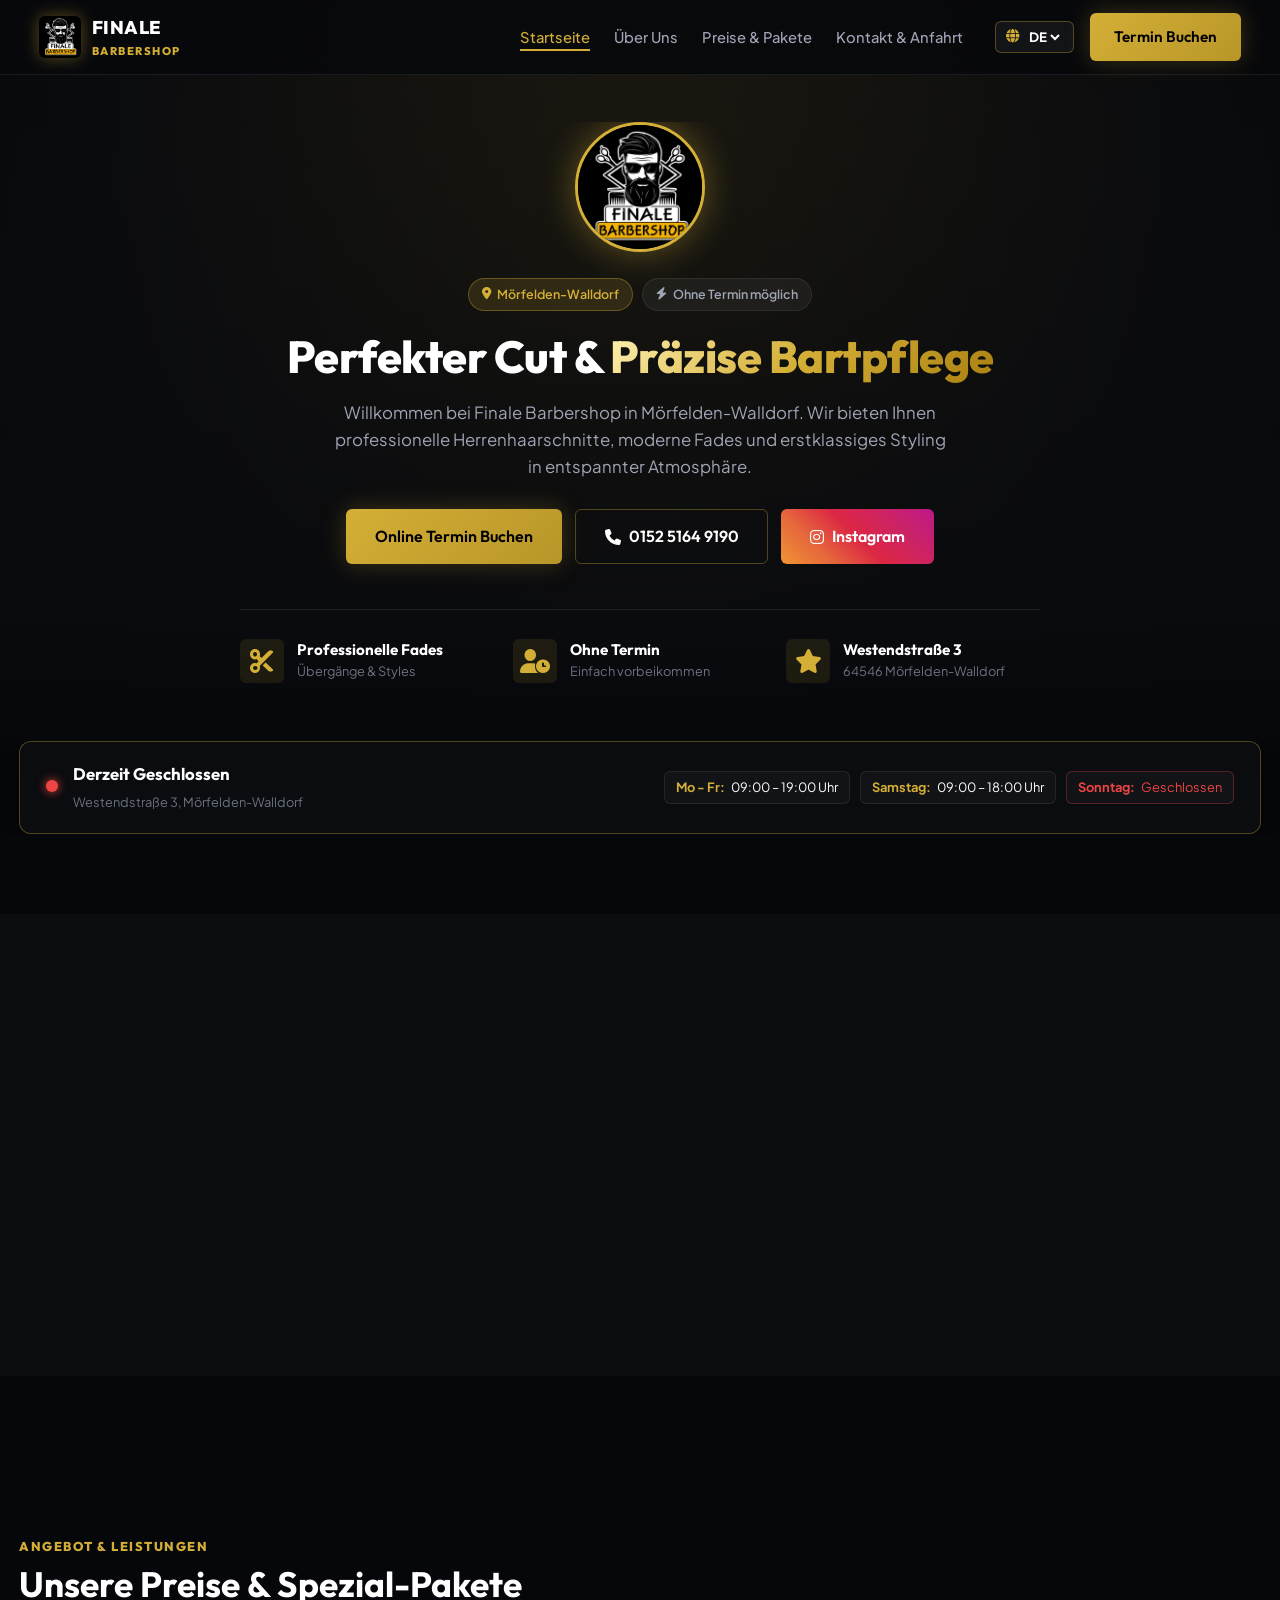
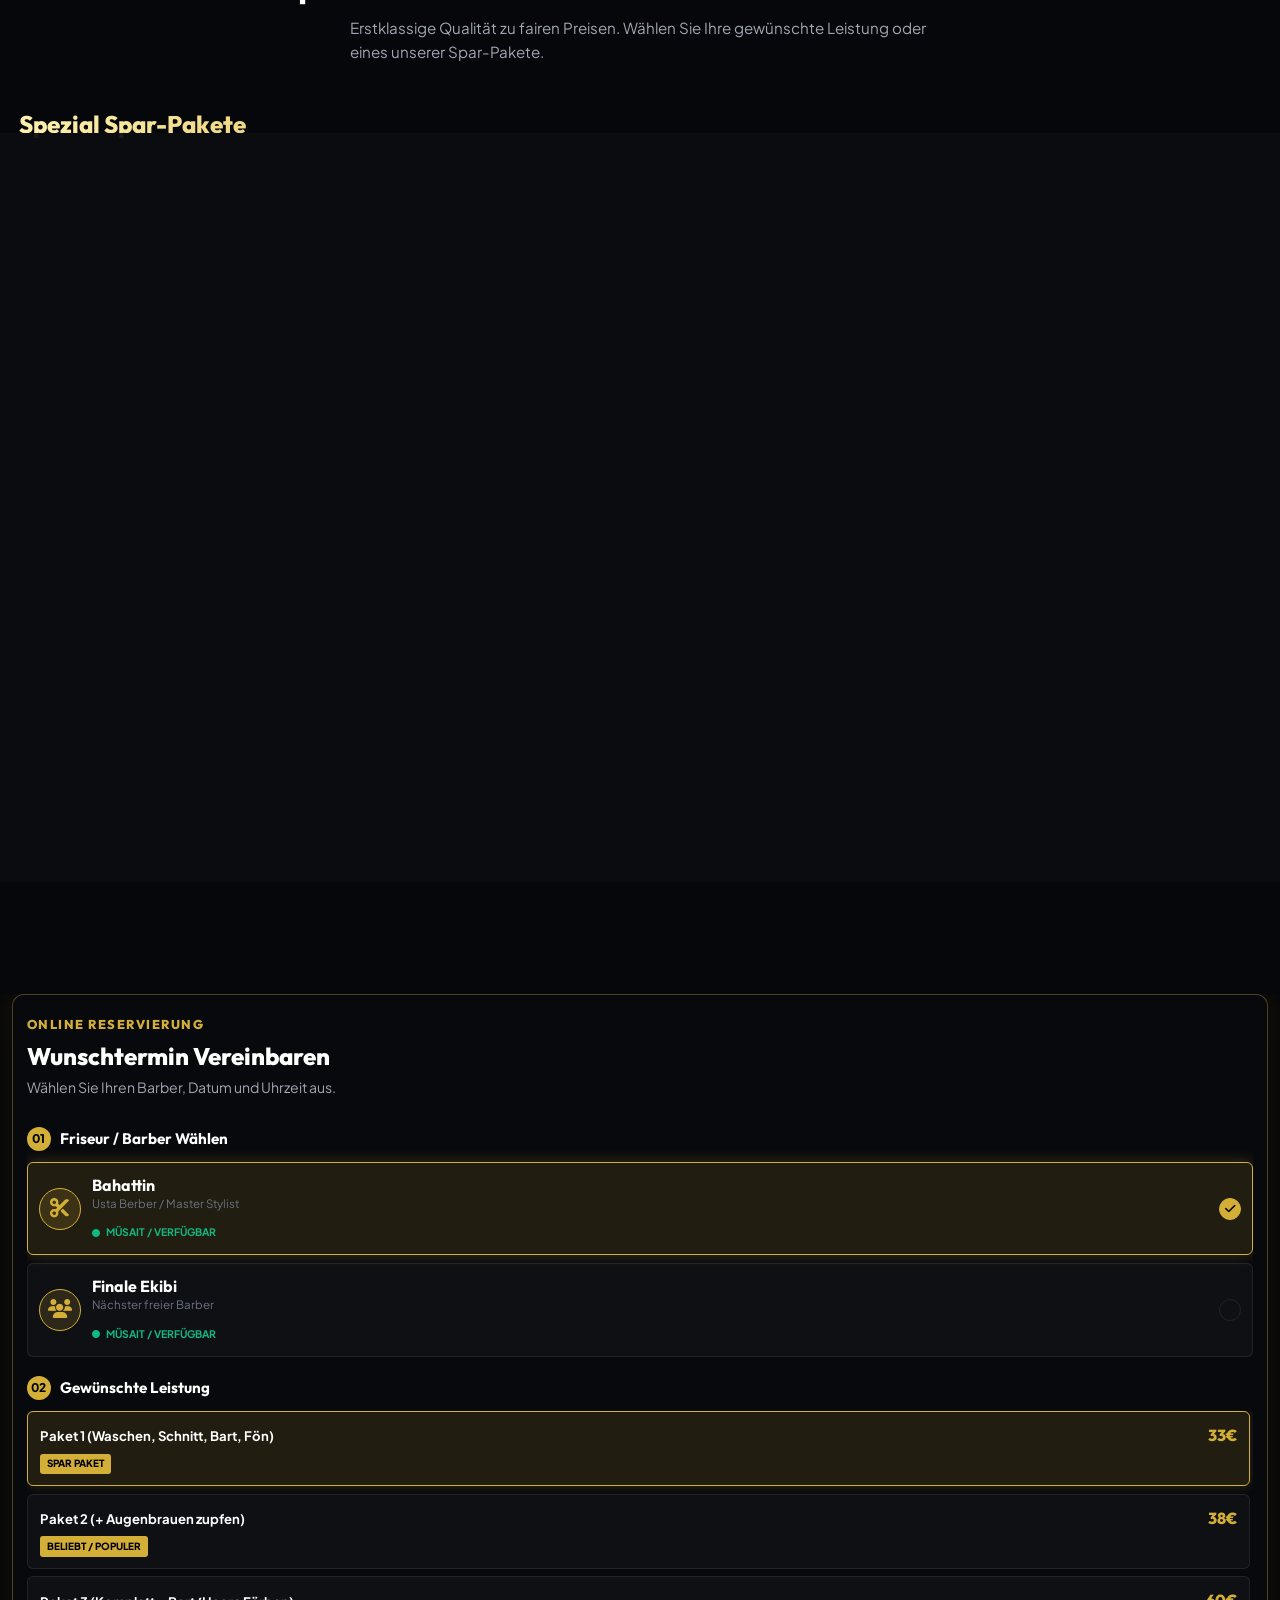
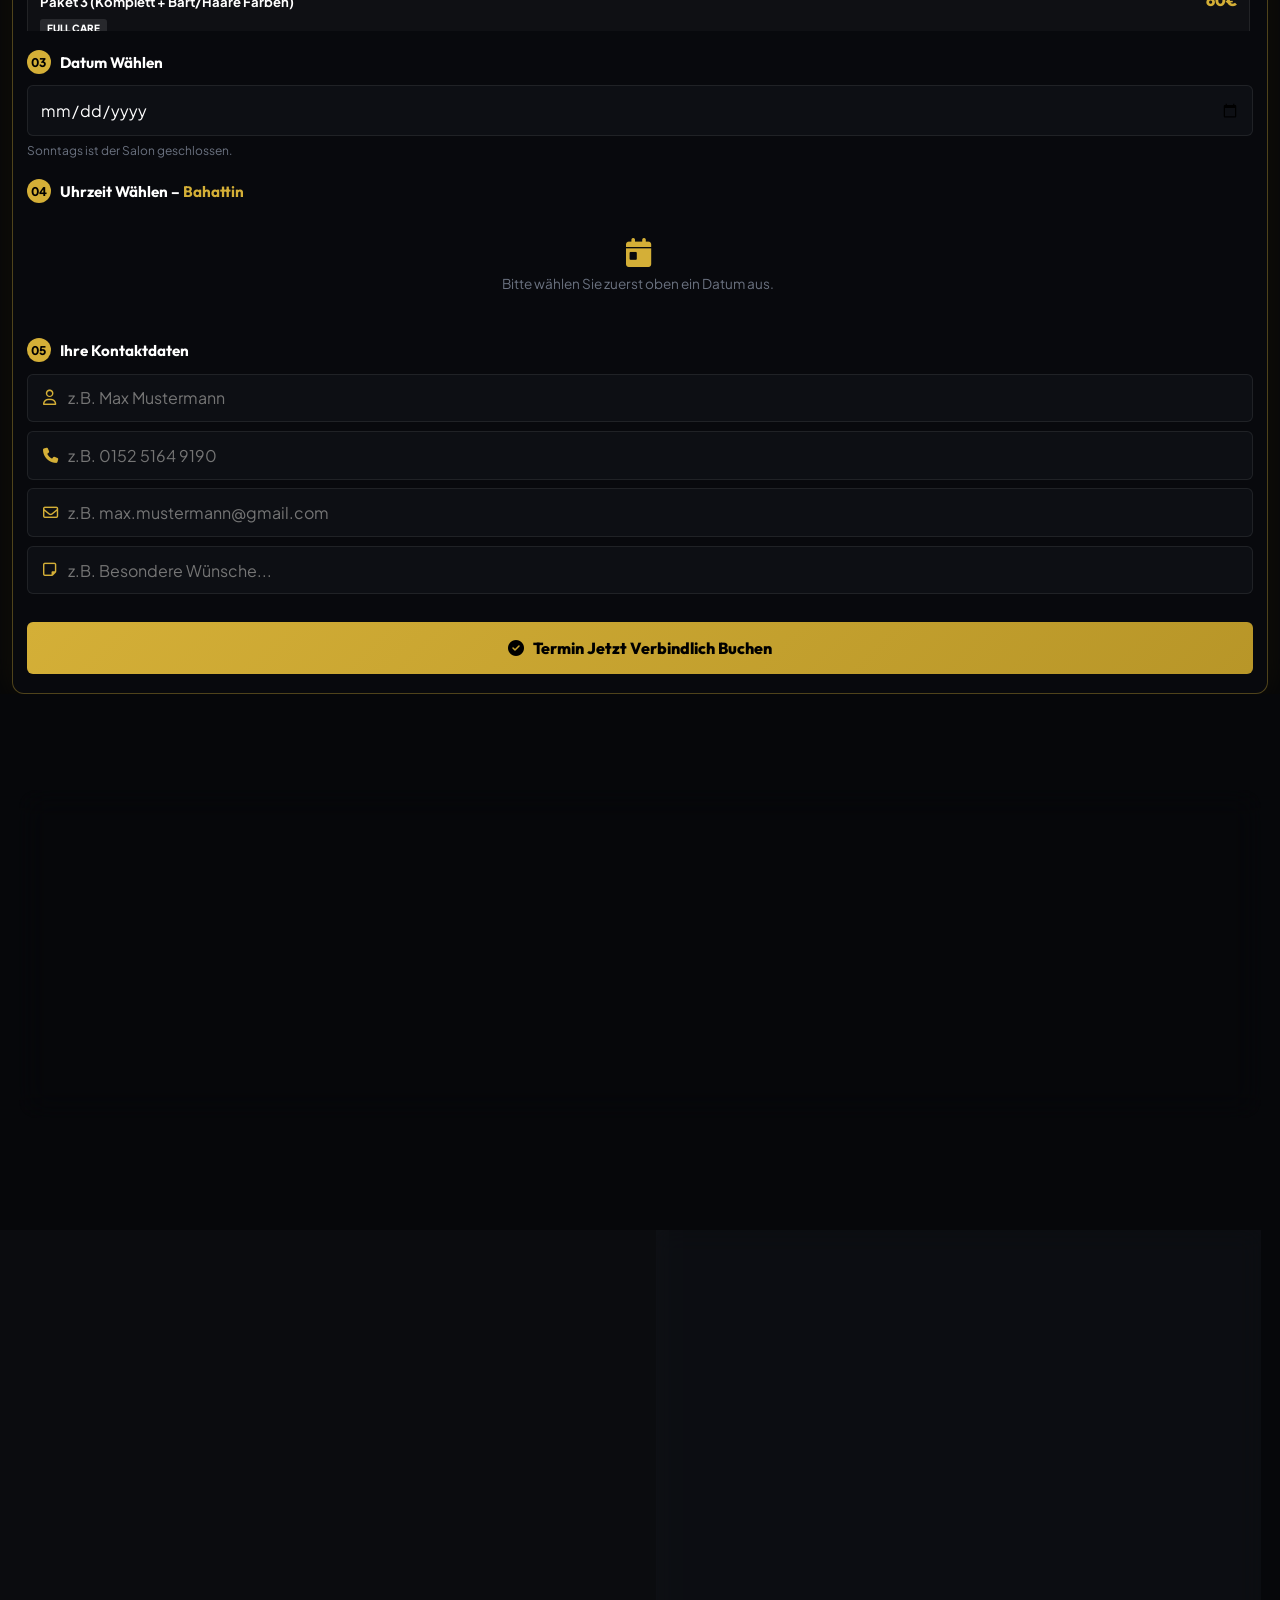
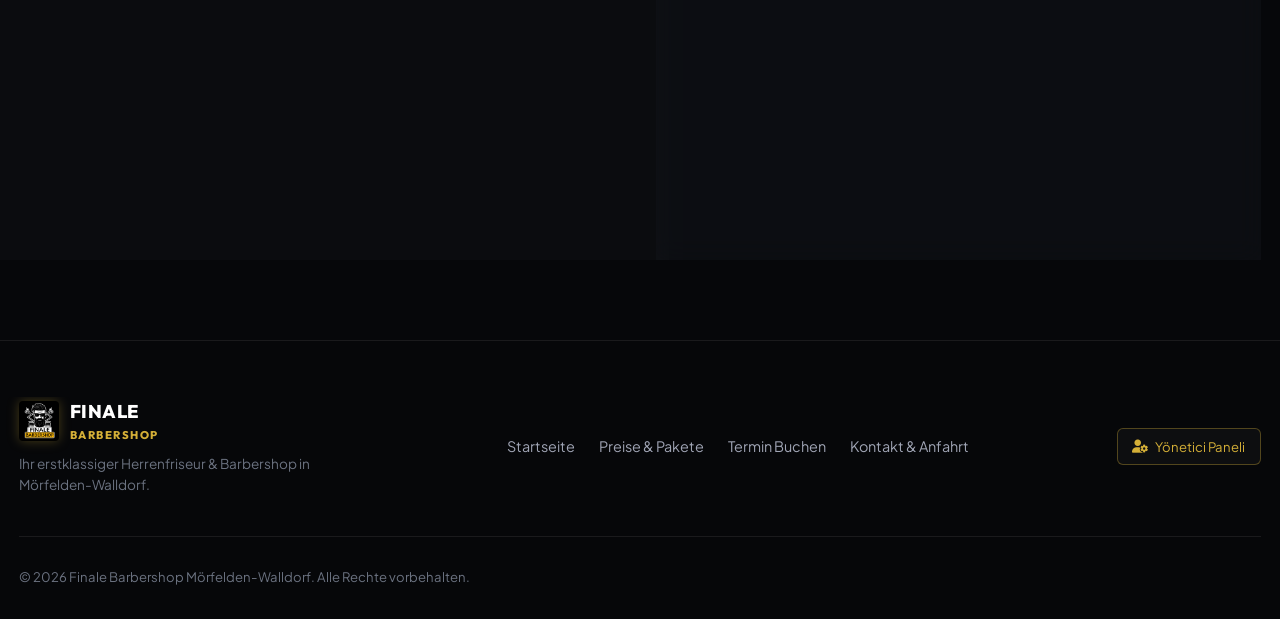
<file: index.html>
﻿<!DOCTYPE html>
<html lang="de">
<head>
    <meta charset="UTF-8">
    <meta http-equiv="Cache-Control" content="no-cache, no-store, must-revalidate">
    <meta http-equiv="Pragma" content="no-cache">
    <meta http-equiv="Expires" content="0">
    <meta name="viewport" content="width=device-width, initial-scale=1.0, maximum-scale=1.0, user-scalable=no, viewport-fit=cover">
    <meta name="theme-color" content="#0a0b0e">
    <meta name="description" content="Finale Barbershop in M&ouml;rfelden-Walldorf - Professionelle Herrenhaarschnitte, Fades und pr&auml;zise Bartpflege. Besuche mit und ohne Termin in der Westendstra&szlig;e 3.">
    <title data-i18n="docTitle">Finale Barbershop | M&ouml;rfelden-Walldorf</title>
    
    <!-- Google Fonts -->
    <link rel="preconnect" href="https://fonts.googleapis.com">
    <link rel="preconnect" href="https://fonts.gstatic.com" crossorigin>
    <link href="https://fonts.googleapis.com/css2?family=Outfit:wght@300;400;500;600;700;800;900&family=Plus+Jakarta+Sans:wght@300;400;500;600;700&display=swap" rel="stylesheet">
    
    <!-- FontAwesome Icons -->
    <link rel="stylesheet" href="https://cdnjs.cloudflare.com/ajax/libs/font-awesome/6.4.0/css/all.min.css">
    
    <!-- Stylesheet with Cache Buster -->
    <link rel="stylesheet" href="style.css?v=9.0">
<style id="mobile-booking-override">
/* ============================================================
   NUCLEAR MOBILE FIX - BOOKING SECTION - PHONE OPTIMIZED
   ============================================================ */
html, body { overflow-x: hidden !important; max-width: 100vw !important; }

.booking-atelier-section {
    padding: 2rem 0 !important;
    width: 100% !important;
    overflow: hidden !important;
}

.booking-atelier-section .container {
    padding: 0 0.75rem !important;
    width: 100% !important;
    max-width: 100% !important;
    box-sizing: border-box !important;
    overflow: hidden !important;
}

.booking-atelier-card {
    width: 100% !important;
    max-width: 100% !important;
    padding: 1.2rem 0.85rem !important;
    box-sizing: border-box !important;
    overflow: hidden !important;
    margin: 0 !important;
}

.atelier-wizard-form {
    width: 100% !important;
    max-width: 100% !important;
    overflow: hidden !important;
    display: flex !important;
    flex-direction: column !important;
    gap: 1.2rem !important;
}

.atelier-step-box {
    width: 100% !important;
    max-width: 100% !important;
    overflow: hidden !important;
}

.barbers-flow-list {
    display: flex !important;
    flex-direction: column !important;
    gap: 0.5rem !important;
    width: 100% !important;
}

.barber-touch-card {
    width: 100% !important;
    max-width: 100% !important;
    box-sizing: border-box !important;
    padding: 0.75rem 0.7rem !important;
    display: flex !important;
    align-items: center !important;
    gap: 0.7rem !important;
    overflow: hidden !important;
}

.barber-meta-block {
    flex: 1 !important;
    min-width: 0 !important;
    overflow: hidden !important;
}

.barber-title-txt {
    font-size: 1rem !important;
    white-space: nowrap !important;
    overflow: hidden !important;
    text-overflow: ellipsis !important;
}

.barber-role-txt {
    font-size: 0.72rem !important;
    white-space: nowrap !important;
    overflow: hidden !important;
    text-overflow: ellipsis !important;
}

.service-tiles-flow {
    width: 100% !important;
    max-width: 100% !important;
    max-height: 220px !important;
    overflow-y: auto !important;
    overflow-x: hidden !important;
    display: flex !important;
    flex-direction: column !important;
    gap: 0.45rem !important;
}

.service-tile-item {
    width: 100% !important;
    display: block !important;
}

.tile-inner-box {
    width: 100% !important;
    max-width: 100% !important;
    box-sizing: border-box !important;
    padding: 0.7rem 0.75rem !important;
    overflow: hidden !important;
}

.tile-top-row {
    display: flex !important;
    align-items: center !important;
    justify-content: space-between !important;
    gap: 0.4rem !important;
    width: 100% !important;
}

.tile-name {
    font-size: 0.82rem !important;
    flex: 1 !important;
    min-width: 0 !important;
    overflow: hidden !important;
    text-overflow: ellipsis !important;
}

.tile-price {
    font-size: 1rem !important;
    white-space: nowrap !important;
    flex-shrink: 0 !important;
}

.input-date-wrap {
    width: 100% !important;
}

.atelier-control {
    width: 100% !important;
    max-width: 100% !important;
    box-sizing: border-box !important;
    font-size: 16px !important;
    padding: 0.8rem 0.75rem !important;
}

.slots-pill-grid {
    display: grid !important;
    grid-template-columns: repeat(4, 1fr) !important;
    gap: 0.35rem !important;
    width: 100% !important;
    max-width: 100% !important;
    max-height: 200px !important;
    overflow-y: auto !important;
    overflow-x: hidden !important;
    box-sizing: border-box !important;
}

.slot-pill-btn {
    width: 100% !important;
    padding: 0.5rem 0.05rem !important;
    font-size: 0.8rem !important;
    box-sizing: border-box !important;
    min-width: 0 !important;
}

.slot-pill-btn span {
    font-size: 0.8rem !important;
}

.slot-pill-btn small {
    font-size: 0.58rem !important;
}

.atelier-inputs-stream {
    display: flex !important;
    flex-direction: column !important;
    gap: 0.55rem !important;
    width: 100% !important;
}

.atelier-input-group {
    width: 100% !important;
    display: flex !important;
    align-items: center !important;
    position: relative !important;
}

.atelier-input-group input {
    width: 100% !important;
    max-width: 100% !important;
    box-sizing: border-box !important;
    font-size: 16px !important;
    padding: 0.8rem 0.75rem 0.8rem 2.5rem !important;
}

.atelier-submit-btn {
    width: 100% !important;
    max-width: 100% !important;
    box-sizing: border-box !important;
    font-size: 1rem !important;
    padding: 1rem 1rem !important;
}

.atelier-closed-alert {
    width: 100% !important;
    box-sizing: border-box !important;
}

.step-badge-row h3 {
    font-size: 0.95rem !important;
}

.atelier-title {
    font-size: 1.5rem !important;
}
</style>
</head>
<body>

    <!-- Header / Navbar -->
    <header class="site-header">
        <nav class="navbar">
            <a href="#home" class="logo">
                <img src="logo.png" alt="Finale Barbershop Logo" class="site-logo-img">
                <span class="logo-text">FINALE <span class="logo-sub">BARBERSHOP</span></span>
            </a>

            <div class="nav-menu" id="navMenu">
                <ul class="nav-links">
                    <li><a href="#home" class="nav-link active" data-i18n="navHome">Startseite</a></li>
                    <li><a href="#about" class="nav-link" data-i18n="navAbout">&Uuml;ber Uns</a></li>
                    <li><a href="#services" class="nav-link" data-i18n="navServices">Preise &amp; Pakete</a></li>
                    <li><a href="#contact" class="nav-link" data-i18n="navContact">Kontakt &amp; Anfahrt</a></li>
                </ul>

                <div class="nav-actions">
                    <!-- Language Selector -->
                    <div class="lang-selector">
                        <i class="fa-solid fa-globe lang-icon"></i>
                        <select id="languageSelector" onchange="changeLanguage(this.value)">
                            <option value="de">DE</option>
                            <option value="tr">TR</option>
                            <option value="en">EN</option>
                        </select>
                    </div>

                    <a href="#booking" class="btn btn-primary" data-i18n="navBookBtn">
                        <i class="fa-regular fa-calendar-check"></i> Termin Buchen
                    </a>
                </div>
            </div>

            <!-- Mobile Menu Toggle -->
            <button class="mobile-toggle" id="mobileToggle" aria-label="Men&uuml; &ouml;ffnen">
                <i class="fa-solid fa-bars"></i>
            </button>
        </nav>
    </header>

    <main>
        <!-- Hero Section -->
        <section id="home" class="hero-section">
            <div class="hero-bg-overlay"></div>
            <div class="hero-container">
                <div class="hero-content text-center">
                    <div class="hero-logo-wrapper">
                        <img src="logo.png" alt="Finale Barbershop" class="hero-logo-img">
                    </div>

                    <div class="hero-badges">
                        <span class="badge badge-gold"><i class="fa-solid fa-location-dot"></i> M&ouml;rfelden-Walldorf</span>
                        <span class="badge badge-glass"><i class="fa-solid fa-bolt"></i> <span data-i18n="walkInBadge">Ohne Termin m&ouml;glich</span></span>
                    </div>

                    <h1 class="hero-title" data-i18n="heroTitle">
                        Perfekter Cut &amp; <span class="gold-gradient">Pr&auml;zise Bartpflege</span>
                    </h1>

                    <p class="hero-subtitle" data-i18n="heroSubtitle">
                        Willkommen bei Finale Barbershop in M&ouml;rfelden-Walldorf. Wir bieten Ihnen professionelle Herrenhaarschnitte, moderne Fades und erstklassiges Styling in entspannter Atmosph&auml;re.
                    </p>

                    <div class="hero-buttons">
                        <a href="#booking" class="btn btn-primary btn-lg pulse-glow" data-i18n="heroBookBtn">
                            <i class="fa-regular fa-calendar-check"></i> Online Termin Buchen
                        </a>
                        <a href="tel:015251649190" class="btn btn-outline btn-lg">
                            <i class="fa-solid fa-phone"></i> 0152 5164 9190
                        </a>
                        <a href="https://www.instagram.com/finale.barbershop/" target="_blank" rel="noopener" class="btn btn-instagram btn-lg" aria-label="Instagram">
                            <i class="fa-brands fa-instagram"></i> Instagram
                        </a>
                    </div>

                    <!-- Quick Info Stats -->
                    <div class="hero-stats">
                        <div class="stat-item">
                            <i class="fa-solid fa-scissors stat-icon"></i>
                            <div>
                                <h4 data-i18n="stat1Title">Professionelle Fades</h4>
                                <p data-i18n="stat1Sub">&Uuml;berg&auml;nge &amp; Styles</p>
                            </div>
                        </div>
                        <div class="stat-item">
                            <i class="fa-solid fa-user-clock stat-icon"></i>
                            <div>
                                <h4 data-i18n="stat2Title">Ohne Termin</h4>
                                <p data-i18n="stat2Sub">Einfach vorbeikommen</p>
                            </div>
                        </div>
                        <div class="stat-item">
                            <i class="fa-solid fa-star stat-icon"></i>
                            <div>
                                <h4>Westendstra&szlig;e 3</h4>
                                <p>64546 M&ouml;rfelden-Walldorf</p>
                            </div>
                        </div>
                    </div>
                </div>
            </div>
        </section>

        <!-- Business Status & Hours Bar -->
        <section class="status-bar-section">
            <div class="container">
                <div class="status-bar-card glass-panel">
                    <div class="status-indicator-box">
                        <div class="status-dot-wrapper">
                            <span class="status-dot" id="statusDot"></span>
                        </div>
                        <div class="status-text">
                            <span class="status-label" id="statusLabel" data-i18n="statusChecking">Status wird gepr&uuml;ft...</span>
                            <span class="status-sub" id="statusSub">Westendstra&szlig;e 3, M&ouml;rfelden-Walldorf</span>
                        </div>
                    </div>

                    <div class="hours-quick-summary">
                        <div class="hours-chip">
                            <span class="day-name" data-i18n="hoursMonFri">Mo - Fr:</span>
                            <span class="time-range" id="dispTimeMonFri">09:00 &ndash; 19:00 Uhr</span>
                        </div>
                        <div class="hours-chip">
                            <span class="day-name" data-i18n="hoursSat">Samstag:</span>
                            <span class="time-range" id="dispTimeSat">09:00 &ndash; 18:00 Uhr</span>
                        </div>
                        <div class="hours-chip closed">
                            <span class="day-name" data-i18n="hoursSun">Sonntag:</span>
                            <span class="time-range" data-i18n="hoursClosed">Geschlossen</span>
                        </div>
                    </div>
                </div>
            </div>
        </section>

        <!-- About Section -->
        <section id="about" class="about-section">
            <div class="container">
                <div class="about-card glass-panel">
                    <div class="section-header text-center">
                        <div class="section-tag" data-i18n="aboutTag">&Uuml;BER UNSEREN SALON</div>
                        <h2 class="section-title" data-i18n="aboutTitle">Finale Barbershop &ndash; Tradition trifft auf modernen Style</h2>
                        <p class="about-description" data-i18n="aboutDesc1" style="max-width: 800px; margin: 0 auto 1.5rem auto;">
                            In der Westendstra&szlig;e 3 in M&ouml;rfelden-Walldorf bieten wir mehr als nur Haarschnitte &ndash; wir bieten ein erstklassiges Pflegeritual f&uuml;r den modernen Mann.
                        </p>
                        <p class="about-description" data-i18n="aboutDesc2" style="max-width: 800px; margin: 0 auto;">
                            Egal ob pr&auml;ziser Skin Fade, klassischer Faconschnitt oder konturenscharfe Bartpflege mit Hot-Towel Behandlung: Bei uns stehen h&ouml;chste Pr&auml;zision und Ihre Kundenzufriedenheit an erster Stelle.
                        </p>
                    </div>

                    <div class="features-grid-3">
                        <div class="feature-card">
                            <div class="feature-icon"><i class="fa-solid fa-scissors"></i></div>
                            <div class="feature-info">
                                <h3 data-i18n="feat1Title">Pr&auml;zise Fades &amp; Schnitte</h3>
                                <p data-i18n="feat1Desc">Saubere &Uuml;berg&auml;nge ma&szlig;geschneidert auf Ihre Kopfform.</p>
                            </div>
                        </div>
                        <div class="feature-card">
                            <div class="feature-icon"><i class="fa-solid fa-spa"></i></div>
                            <div class="feature-info">
                                <h3 data-i18n="feat2Title">Traditionelle Bartpflege</h3>
                                <p data-i18n="feat2Desc">Rasur, Konturen und wohltuende Pflegeprodukte.</p>
                            </div>
                        </div>
                        <div class="feature-card">
                            <div class="feature-icon"><i class="fa-solid fa-door-open"></i></div>
                            <div class="feature-info">
                                <h3 data-i18n="feat3Title">Spontan oder mit Termin</h3>
                                <p data-i18n="feat3Desc">Online buchen, anrufen veya einfach vorbeikommen.</p>
                            </div>
                        </div>
                    </div>
                </div>
            </div>
        </section>

        <!-- Services & Pricing Section -->
        <section id="services" class="services-section">
            <div class="container">
                <div class="section-header text-center">
                    <div class="section-tag" data-i18n="servicesTag">ANGEBOT &amp; LEISTUNGEN</div>
                    <h2 class="section-title" data-i18n="servicesTitle">Unsere Preise &amp; Spezial-Pakete</h2>
                    <p class="section-subtitle" data-i18n="servicesSub">Erstklassige Qualit&auml;t zu fairen Preisen. W&auml;hlen Sie Ihre gew&uuml;nschte Leistung oder eines unserer Spar-Pakete.</p>
                </div>

                <!-- Special Packages Grid -->
                <div class="packages-header text-center" style="margin-bottom: 1.8rem;">
                    <h3 class="gold-gradient" style="font-size: 1.5rem; font-weight: 800;" data-i18n="packagesTitle">Spezial Spar-Pakete</h3>
                </div>

                <div class="services-cards-grid packages-grid">
                    <!-- Paket 1 -->
                    <div class="service-card glass-panel" onclick="quickSelectService('Paket 1')">
                        <div class="service-badge gold" data-i18n="pkg1Badge">SPAR PAKET</div>
                        <div class="service-icon"><i class="fa-solid fa-scissors"></i></div>
                        <h3 class="service-name" data-i18n="pkg1Title">Paket 1</h3>
                        <p class="service-desc" data-i18n="pkg1Desc">Waschen, Schneiden, Rasieren, F&ouml;hnen &amp; Stylen</p>
                        <div class="service-footer">
                            <span class="service-price">33&euro;</span>
                            <button class="btn btn-sm btn-outline" data-i18n="selectServiceBtn">W&auml;hlen &amp; Buchen</button>
                        </div>
                    </div>

                    <!-- Paket 2 (Featured) -->
                    <div class="service-card glass-panel featured-service" onclick="quickSelectService('Paket 2')">
                        <div class="service-badge gold" data-i18n="pkg2Badge">BELIEBT</div>
                        <div class="service-icon"><i class="fa-solid fa-crown"></i></div>
                        <h3 class="service-name" data-i18n="pkg2Title">Paket 2</h3>
                        <p class="service-desc" data-i18n="pkg2Desc">Waschen, Schneiden, Rasieren, F&ouml;hnen, Stylen &amp; Augenbrauen zupfen</p>
                        <div class="service-footer">
                            <span class="service-price">38&euro;</span>
                            <button class="btn btn-sm btn-primary" data-i18n="selectServiceBtn">W&auml;hlen &amp; Buchen</button>
                        </div>
                    </div>

                    <!-- Paket 3 (VIP) -->
                    <div class="service-card glass-panel" onclick="quickSelectService('Paket 3')">
                        <div class="service-badge gold" data-i18n="pkg3Badge">FULL CARE</div>
                        <div class="service-icon"><i class="fa-solid fa-wand-magic-sparkles"></i></div>
                        <h3 class="service-name" data-i18n="pkg3Title">Paket 3</h3>
                        <p class="service-desc" data-i18n="pkg3Desc">Waschen, Schneiden, Rasieren, F&ouml;hnen, Stylen, Augenbrauen zupfen, F&auml;rben (Bart / Haare)</p>
                        <div class="service-footer">
                            <span class="service-price">60&euro;</span>
                            <button class="btn btn-sm btn-outline" data-i18n="selectServiceBtn">W&auml;hlen &amp; Buchen</button>
                        </div>
                    </div>
                </div>

                <!-- Complete Individual Price List Table -->
                <div class="price-list-container glass-panel">
                    <h3 class="price-table-title" data-i18n="fullPriceTitle"><i class="fa-solid fa-list"></i> Einzelne Leistungen &amp; Preise</h3>
                    <div class="price-items-grid">
                        <div class="price-item" onclick="quickSelectService('Trocken Haarschnitt')" style="cursor:pointer;">
                            <div class="price-info">
                                <span class="price-title" data-i18n="p1Name">Trocken Haarschnitt</span>
                                <span class="price-sub" data-i18n="p1Sub">Klassischer veya moderner Trockenschnitt</span>
                            </div>
                            <span class="price-tag">18&euro;</span>
                        </div>
                        <div class="price-item" onclick="quickSelectService('Waschen, Schneiden, F&ouml;hnen')" style="cursor:pointer;">
                            <div class="price-info">
                                <span class="price-title" data-i18n="p2Name">Waschen, Schneiden, F&ouml;hnen</span>
                                <span class="price-sub" data-i18n="p2Sub">Inklusive Haarw&auml;sche, Schnitt und F&ouml;hnen</span>
                            </div>
                            <span class="price-tag">21&euro;</span>
                        </div>
                        <div class="price-item" onclick="quickSelectService('Bartrasur')" style="cursor:pointer;">
                            <div class="price-info">
                                <span class="price-title" data-i18n="p3Name">Bartrasur</span>
                                <span class="price-sub" data-i18n="p3Sub">Pr&auml;zisionsrasur und Konturenformung</span>
                            </div>
                            <span class="price-tag">12&euro;</span>
                        </div>
                        <div class="price-item" onclick="quickSelectService('Augenbrauen zupfen')" style="cursor:pointer;">
                            <div class="price-info">
                                <span class="price-title" data-i18n="p4Name">Augenbrauen zupfen</span>
                                <span class="price-sub" data-i18n="p4Sub">Pr&auml;zises Zupfen &amp; Formgebung</span>
                            </div>
                            <span class="price-tag">7&euro;</span>
                        </div>
                        <div class="price-item" onclick="quickSelectService('Kinder Haarschnitt')" style="cursor:pointer;">
                            <div class="price-info">
                                <span class="price-title" data-i18n="p5Name">Kinder Haarschnitt (bis 10 Jahre)</span>
                                <span class="price-sub" data-i18n="p5Sub">Geduldiger &amp; moderner Schnitt f&uuml;r Kinder</span>
                            </div>
                            <span class="price-tag">15&euro;</span>
                        </div>
                        <div class="price-item" onclick="quickSelectService('Waschen, F&ouml;hnen, Stylen')" style="cursor:pointer;">
                            <div class="price-info">
                                <span class="price-title" data-i18n="p6Name">Waschen, F&ouml;hnen, Stylen</span>
                                <span class="price-sub" data-i18n="p6Sub">Haarw&auml;sche, F&ouml;hnen und Finish-Styling</span>
                            </div>
                            <span class="price-tag">7&euro;</span>
                        </div>
                        <div class="price-item" onclick="quickSelectService('Bart / Haare F&auml;rben')" style="cursor:pointer;">
                            <div class="price-info">
                                <span class="price-title" data-i18n="p7Name">Bart / Haare F&auml;rben</span>
                                <span class="price-sub" data-i18n="p7Sub">Professionelle T&ouml;nung &amp; F&auml;rbung</span>
                            </div>
                            <span class="price-tag">20&euro;</span>
                        </div>
                    </div>
                </div>
            </div>
        </section>

        <!-- LUXURY R8-STYLE STREAM BOOKING SECTION -->
        <section id="booking" class="booking-atelier-section">
            <div class="container">
                <div class="booking-atelier-card">
                    
                    <div class="atelier-header text-center">
                        <div class="section-tag" data-i18n="bookingTag">ONLINE RESERVIERUNG</div>
                        <h2 class="atelier-title" data-i18n="bookingTitle">Wunschtermin Vereinbaren</h2>
                        <p class="atelier-sub" data-i18n="bookingSub">W&auml;hlen Sie Ihren Barber, Datum und Uhrzeit aus.</p>
                    </div>

                    <!-- Closed Notice -->
                    <div id="salonClosedNotice" class="atelier-closed-alert" style="display:none;">
                        <i class="fa-solid fa-store-slash"></i>
                        <div>
                            <strong data-i18n="salonClosedTitle">Salon ist derzeit geschlossen</strong>
                            <p data-i18n="salonClosedDesc">Derzeit k&ouml;nnen online keine Termine vereinbart werden.</p>
                        </div>
                    </div>

                    <form id="booking-form" class="atelier-wizard-form">
                        
                        <!-- ADIM 1: BERBER SECIMI (%100 DIKEY AKIS) -->
                        <div class="atelier-step-box">
                            <div class="step-badge-row">
                                <span class="step-circle-num">01</span>
                                <h3 data-i18n="lblBarber">Friseur / Barber W&auml;hlen</h3>
                            </div>

                            <div class="barbers-flow-list">
                                <!-- Barber 1: Bahattin -->
                                <div class="barber-touch-card selected" id="barberBahattin" onclick="selectBarber('Bahattin')">
                                    <div class="barber-avatar-circ"><i class="fa-solid fa-scissors"></i></div>
                                    <div class="barber-meta-block">
                                        <h4 class="barber-title-txt">Bahattin</h4>
                                        <p class="barber-role-txt" data-i18n="barber1Role">Usta Berber / Master Stylist</p>
                                        <span class="barber-live-pill"><i class="fa-solid fa-circle"></i> M&uuml;sait / Verf&uuml;gbar</span>
                                    </div>
                                    <div class="barber-check-circ"><i class="fa-solid fa-check"></i></div>
                                </div>

                                <!-- Barber 2: Finale Ekibi -->
                                <div class="barber-touch-card" id="barberTeam" onclick="selectBarber('Finale Barber Team')">
                                    <div class="barber-avatar-circ"><i class="fa-solid fa-users"></i></div>
                                    <div class="barber-meta-block">
                                        <h4 class="barber-title-txt">Finale Ekibi</h4>
                                        <p class="barber-role-txt" data-i18n="barber2Role">N&auml;chster freier Barber</p>
                                        <span class="barber-live-pill"><i class="fa-solid fa-circle"></i> M&uuml;sait / Verf&uuml;gbar</span>
                                    </div>
                                    <div class="barber-check-circ"><i class="fa-solid fa-check"></i></div>
                                </div>
                            </div>
                            <input type="hidden" id="selectedBarber" value="Bahattin" required>
                        </div>

                        <!-- ADIM 2: HIZMET MENUSU (R8 STYLE INTERACTIVE TILES) -->
                        <div class="atelier-step-box">
                            <div class="step-badge-row">
                                <span class="step-circle-num">02</span>
                                <h3 data-i18n="lblService">Gew&uuml;nschte Leistung</h3>
                            </div>

                            <div class="service-tiles-flow">
                                <!-- Paket 1 -->
                                <label class="service-tile-item">
                                    <input type="radio" name="serviceOption" value="Paket 1: Waschen, Schneiden, Rasieren, F&ouml;hnen &amp; Stylen (33&euro;)" checked onchange="syncServiceChoice(this.value)">
                                    <div class="tile-inner-box">
                                        <div class="tile-top-row">
                                            <span class="tile-name">Paket 1 (Waschen, Schnitt, Bart, F&ouml;n)</span>
                                            <span class="tile-price">33&euro;</span>
                                        </div>
                                        <span class="tile-badge-tag gold">SPAR PAKET</span>
                                    </div>
                                </label>

                                <!-- Paket 2 (VIP) -->
                                <label class="service-tile-item">
                                    <input type="radio" name="serviceOption" value="Paket 2: Waschen, Schneiden, Rasieren, F&ouml;hnen, Stylen &amp; Augenbrauen (38&euro;)" onchange="syncServiceChoice(this.value)">
                                    <div class="tile-inner-box featured">
                                        <div class="tile-top-row">
                                            <span class="tile-name">Paket 2 (+ Augenbrauen zupfen)</span>
                                            <span class="tile-price">38&euro;</span>
                                        </div>
                                        <span class="tile-badge-tag gold">BELIEBT / POPULER</span>
                                    </div>
                                </label>

                                <!-- Paket 3 (Full Care) -->
                                <label class="service-tile-item">
                                    <input type="radio" name="serviceOption" value="Paket 3: Waschen, Schneiden, Rasieren, F&ouml;hnen, Stylen, Augenbrauen, F&auml;rben (60&euro;)" onchange="syncServiceChoice(this.value)">
                                    <div class="tile-inner-box">
                                        <div class="tile-top-row">
                                            <span class="tile-name">Paket 3 (Komplett + Bart/Haare F&auml;rben)</span>
                                            <span class="tile-price">60&euro;</span>
                                        </div>
                                        <span class="tile-badge-tag">FULL CARE</span>
                                    </div>
                                </label>

                                <!-- Single: Trocken Haarschnitt -->
                                <label class="service-tile-item">
                                    <input type="radio" name="serviceOption" value="Trocken Haarschnitt (18&euro;)" onchange="syncServiceChoice(this.value)">
                                    <div class="tile-inner-box">
                                        <div class="tile-top-row">
                                            <span class="tile-name">Trocken Haarschnitt</span>
                                            <span class="tile-price">18&euro;</span>
                                        </div>
                                    </div>
                                </label>

                                <!-- Single: Waschen, Schneiden, F??hnen -->
                                <label class="service-tile-item">
                                    <input type="radio" name="serviceOption" value="Waschen, Schneiden, F&ouml;hnen (21&euro;)" onchange="syncServiceChoice(this.value)">
                                    <div class="tile-inner-box">
                                        <div class="tile-top-row">
                                            <span class="tile-name">Waschen, Schneiden, F&ouml;hnen</span>
                                            <span class="tile-price">21&euro;</span>
                                        </div>
                                    </div>
                                </label>

                                <!-- Single: Bartrasur -->
                                <label class="service-tile-item">
                                    <input type="radio" name="serviceOption" value="Bartrasur (12&euro;)" onchange="syncServiceChoice(this.value)">
                                    <div class="tile-inner-box">
                                        <div class="tile-top-row">
                                            <span class="tile-name">Bartrasur (Ustura Sakal Tiras)</span>
                                            <span class="tile-price">12&euro;</span>
                                        </div>
                                    </div>
                                </label>

                                <!-- Single: Augenbrauen -->
                                <label class="service-tile-item">
                                    <input type="radio" name="serviceOption" value="Augenbrauen zupfen (7&euro;)" onchange="syncServiceChoice(this.value)">
                                    <div class="tile-inner-box">
                                        <div class="tile-top-row">
                                            <span class="tile-name">Augenbrauen zupfen (Kas Alma)</span>
                                            <span class="tile-price">7&euro;</span>
                                        </div>
                                    </div>
                                </label>

                                <!-- Single: Kinder -->
                                <label class="service-tile-item">
                                    <input type="radio" name="serviceOption" value="Kinder Haarschnitt bis 10 Jahre (15&euro;)" onchange="syncServiceChoice(this.value)">
                                    <div class="tile-inner-box">
                                        <div class="tile-top-row">
                                            <span class="tile-name">Kinder Haarschnitt (bis 10 Jahre)</span>
                                            <span class="tile-price">15&euro;</span>
                                        </div>
                                    </div>
                                </label>

                                <!-- Single: Waschen, F??hnen, Stylen -->
                                <label class="service-tile-item">
                                    <input type="radio" name="serviceOption" value="Waschen, F&ouml;hnen, Stylen (7&euro;)" onchange="syncServiceChoice(this.value)">
                                    <div class="tile-inner-box">
                                        <div class="tile-top-row">
                                            <span class="tile-name">Waschen, F&ouml;hnen, Stylen</span>
                                            <span class="tile-price">7&euro;</span>
                                        </div>
                                    </div>
                                </label>

                                <!-- Single: Bart / Haare F??rben -->
                                <label class="service-tile-item">
                                    <input type="radio" name="serviceOption" value="Bart / Haare F&auml;rben (20&euro;)" onchange="syncServiceChoice(this.value)">
                                    <div class="tile-inner-box">
                                        <div class="tile-top-row">
                                            <span class="tile-name">Bart / Haare F&auml;rben</span>
                                            <span class="tile-price">20&euro;</span>
                                        </div>
                                    </div>
                                </label>
                            </div>
                            <!-- Hidden Select for form payload -->
                            <input type="hidden" id="serviceSelect" value="Paket 1: Waschen, Schneiden, Rasieren, F&ouml;hnen &amp; Stylen (33&euro;)" required>
                        </div>

                        <!-- ADIM 3: TARIH SECIMI -->
                        <div class="atelier-step-box">
                            <div class="step-badge-row">
                                <span class="step-circle-num">03</span>
                                <h3 data-i18n="lblDate">Datum W&auml;hlen</h3>
                            </div>
                            <div class="input-date-wrap">
                                <input type="date" id="bookingDate" class="atelier-control" required>
                                <span class="atelier-hint" data-i18n="dateHelp">Sonntags ist der Salon geschlossen.</span>
                            </div>
                        </div>

                        <!-- ADIM 4: SAAT SECIMI (BAGIMSIZ BERBER TAKVIMI) -->
                        <div class="atelier-step-box">
                            <div class="step-badge-row">
                                <span class="step-circle-num">04</span>
                                <h3><span data-i18n="lblTime">Uhrzeit W&auml;hlen</span> &ndash; <strong id="atelierBarberLiveName" class="gold-text">Bahattin</strong></h3>
                            </div>
                            <div id="timeSlotsContainer" class="slots-pill-grid">
                                <div class="slots-empty-notice">
                                    <i class="fa-solid fa-calendar-day"></i>
                                    <span data-i18n="timeSlotPlaceholder">Bitte w&auml;hlen Sie zuerst oben ein Datum aus.</span>
                                </div>
                            </div>
                            <input type="hidden" id="selectedTimeSlot" required>
                        </div>

                        <!-- ADIM 5: MUSTERI BILGILERI -->
                        <div class="atelier-step-box">
                            <div class="step-badge-row">
                                <span class="step-circle-num">05</span>
                                <h3>Ihre Kontaktdaten</h3>
                            </div>
                            <div class="atelier-inputs-stream">
                                <div class="atelier-input-group">
                                    <i class="fa-regular fa-user"></i>
                                    <input type="text" id="customerName" placeholder="Vor- &amp; Nachname" data-ph-i18n="phName" required>
                                </div>
                                <div class="atelier-input-group">
                                    <i class="fa-solid fa-phone"></i>
                                    <input type="tel" id="customerPhone" placeholder="Telefonnummer" data-ph-i18n="phPhone" required>
                                </div>
                                <div class="atelier-input-group">
                                    <i class="fa-regular fa-envelope"></i>
                                    <input type="email" id="customerEmail" placeholder="E-Mail Adresse" data-ph-i18n="phEmail" required>
                                </div>
                                <div class="atelier-input-group">
                                    <i class="fa-regular fa-note-sticky"></i>
                                    <input type="text" id="customerNotes" placeholder="Anmerkungen (Optional)" data-ph-i18n="phNotes">
                                </div>
                            </div>
                        </div>

                        <!-- ONAY BUTONU -->
                        <button type="submit" class="atelier-submit-btn pulse-glow" id="submitBookingBtn">
                            <i class="fa-solid fa-check-circle"></i> <span data-i18n="btnConfirmBooking">Termin Jetzt Verbindlich Buchen</span>
                        </button>
                    </form>

                </div>
            </div>
        </section>

        <!-- Customer Satisfaction & Google Review Section -->
        <section class="review-invite-section">
            <div class="container">
                <div class="review-card glass-panel text-center">
                    <div class="review-stars">
                        <i class="fa-solid fa-star"></i>
                        <i class="fa-solid fa-star"></i>
                        <i class="fa-solid fa-star"></i>
                        <i class="fa-solid fa-star"></i>
                        <i class="fa-solid fa-star"></i>
                    </div>
                    <h2 class="review-title" data-i18n="reviewTitle">Waren Sie mit unserem Service zufrieden?</h2>
                    <p class="review-desc" data-i18n="reviewDesc">
                        Ihre Zufriedenheit ist unser gr&ouml;&szlig;ter Antrieb! Unterst&uuml;tzen Sie Finale Barbershop mit einer 5-Sterne Bewertung auf Google. Wir freuen uns &uuml;ber Ihr Feedback!
                    </p>
                    <div class="review-actions">
                        <a href="https://maps.google.com/?q=Westendstra??e+3,+64546+M??rfelden-Walldorf" target="_blank" rel="noopener" class="btn btn-primary btn-lg pulse-glow">
                            <i class="fa-brands fa-google"></i> <span data-i18n="reviewBtn">Auf Google 5 Sterne Bewerten</span>
                        </a>
                        <a href="https://www.instagram.com/finale.barbershop/" target="_blank" rel="noopener" class="btn btn-instagram btn-lg">
                            <i class="fa-brands fa-instagram"></i> Instagram Feedback
                        </a>
                    </div>
                </div>
            </div>
        </section>

        <!-- Contact & Location Section -->
        <section id="contact" class="contact-section">
            <div class="container">
                <div class="contact-grid">
                    <div class="contact-info-card glass-panel">
                        <div class="section-tag" data-i18n="contactTag">KONTAKT &amp; STANDORT</div>
                        <h2 class="contact-title" data-i18n="contactTitle">Besuchen Sie Uns in M&ouml;rfelden-Walldorf</h2>
                        
                        <div class="contact-details">
                            <div class="detail-row">
                                <div class="detail-icon"><i class="fa-solid fa-location-dot"></i></div>
                                <div>
                                    <h4 data-i18n="addrLabel">Adresse</h4>
                                    <p>Finale Barbershop</p>
                                    <p>Westendstra&szlig;e 3, 64546 M&ouml;rfelden-Walldorf</p>
                                </div>
                            </div>

                            <div class="detail-row">
                                <div class="detail-icon"><i class="fa-solid fa-phone"></i></div>
                                <div>
                                    <h4 data-i18n="phoneLabel">Telefon &amp; Terminvereinbarung</h4>
                                    <p><a href="tel:015251649190" class="contact-link">0152 5164 9190</a></p>
                                    <small data-i18n="walkInSub">Besuche auch ohne Termin m&ouml;glich</small>
                                </div>
                            </div>

                            <div class="detail-row">
                                <div class="detail-icon"><i class="fa-brands fa-instagram"></i></div>
                                <div>
                                    <h4 data-i18n="instaLabel">Instagram</h4>
                                    <p><a href="https://www.instagram.com/finale.barbershop/" target="_blank" rel="noopener" class="contact-link">@finale.barbershop</a></p>
                                    <small data-i18n="instaSub">Termine &amp; Styles auf Instagram</small>
                                </div>
                            </div>

                            <div class="detail-row">
                                <div class="detail-icon"><i class="fa-solid fa-clock"></i></div>
                                <div>
                                    <h4 data-i18n="hoursLabel">&Ouml;ffnungszeiten</h4>
                                    <p><strong>Montag &ndash; Freitag:</strong> <span id="contactMonFri">09:00 &ndash; 19:00 Uhr</span></p>
                                    <p><strong>Samstag:</strong> <span id="contactSat">09:00 &ndash; 18:00 Uhr</span></p>
                                    <p><strong>Sonntag:</strong> Geschlossen</p>
                                </div>
                            </div>
                        </div>

                        <div class="contact-quick-buttons">
                            <a href="https://maps.google.com/?q=Westendstra??e+3,+64546+M??rfelden-Walldorf" target="_blank" rel="noopener" class="btn btn-outline">
                                <i class="fa-solid fa-map-location-dot"></i> Google Maps Route
                            </a>
                            <a href="https://wa.me/4915251649190" target="_blank" rel="noopener" class="btn btn-whatsapp">
                                <i class="fa-brands fa-whatsapp"></i> WhatsApp Nachricht
                            </a>
                        </div>
                    </div>

                    <!-- Interactive Google Map Frame -->
                    <div class="contact-map-wrapper glass-frame">
                        <iframe 
                            src="https://www.google.com/maps/embed?pb=!1m18!1m12!1m3!1d2564.123456789!2d8.56789!3d49.98765!2m3!1f0!2f0!3f0!3m2!1i1024!2i768!4f13.1!3m3!1m2!1s0x47bd9a0000000000%3A0x0!2sWestendstra%C3%9Fe%203%2C%2064546%20M%C3%B6rfelden-Walldorf!5e0!3m2!1sde!2sde!4v1700000000000!5m2!1sde!2sde!4v1700000000000" 
                            width="100%" 
                            height="100%" 
                            style="border:0; filter: invert(90%) hue-rotate(180deg) contrast(120%);" 
                            allowfullscreen="" 
                            loading="lazy" 
                            referrerpolicy="no-referrer-when-downgrade"
                            title="Finale Barbershop Standorts-Karte">
                        </iframe>
                    </div>
                </div>
            </div>
        </section>
    </main>

    <!-- Footer with New Logo -->
    <footer class="site-footer">
        <div class="container">
            <div class="footer-content">
                <div class="footer-brand">
                    <div class="logo">
                        <img src="logo.png" alt="Finale Barbershop Logo" class="footer-logo-img">
                        <span class="logo-text">FINALE <span class="logo-sub">BARBERSHOP</span></span>
                    </div>
                    <p data-i18n="footerTagline">Ihr erstklassiger Herrenfriseur &amp; Barbershop in M&ouml;rfelden-Walldorf.</p>
                </div>

                <div class="footer-links">
                    <a href="#home" data-i18n="navHome">Startseite</a>
                    <a href="#services" data-i18n="navServices">Preise &amp; Pakete</a>
                    <a href="#booking" data-i18n="navBooking">Termin Buchen</a>
                    <a href="#contact" data-i18n="navContact">Kontakt</a>
                </div>

                <div class="footer-admin">
                    <a href="admin.html" class="admin-badge-btn">
                        <i class="fa-solid fa-user-gear"></i> <span data-i18n="adminBtn">Y&ouml;netici Paneli</span>
                    </a>
                </div>
            </div>

            <div class="footer-bottom text-center">
                <p>&copy; 2026 Finale Barbershop M&ouml;rfelden-Walldorf. <span data-i18n="allRights">Alle Rechte vorbehalten.</span></p>
            </div>
        </div>
    </footer>

    <!-- Success Modal with 6-digit Code -->
    <div id="bookingModal" class="modal-backdrop">
        <div class="modal-box glass-panel text-center">
            <div class="modal-icon"><i class="fa-solid fa-circle-check"></i></div>
            <h3 class="modal-title" data-i18n="modalSuccessTitle">Termin Erfolgreich Reserviert!</h3>
            
            <div class="auth-code-container">
                <span class="auth-code-tag" data-i18n="authCodeTag">IHR PERS&Ouml;NLICHER SICHERHEITSCODE</span>
                <div class="auth-code-display" id="modalAuthCode">FN-000000</div>
                <small data-i18n="authCodeHelp">Bitte nennen Sie diesen Code bei Ihrem Besuch im Salon.</small>
            </div>

            <p class="modal-message" id="modalMessage">Vielen Dank! Wir haben Ihre Reservierung erhalten.</p>
            <button class="btn btn-primary" onclick="closeBookingModal()" data-i18n="modalCloseBtn">Verstanden</button>
        </div>
    </div>

    <!-- JavaScript File with Cache Buster -->
    <script src="script.js?v=9.0"></script>
</body>
</html>
</file>
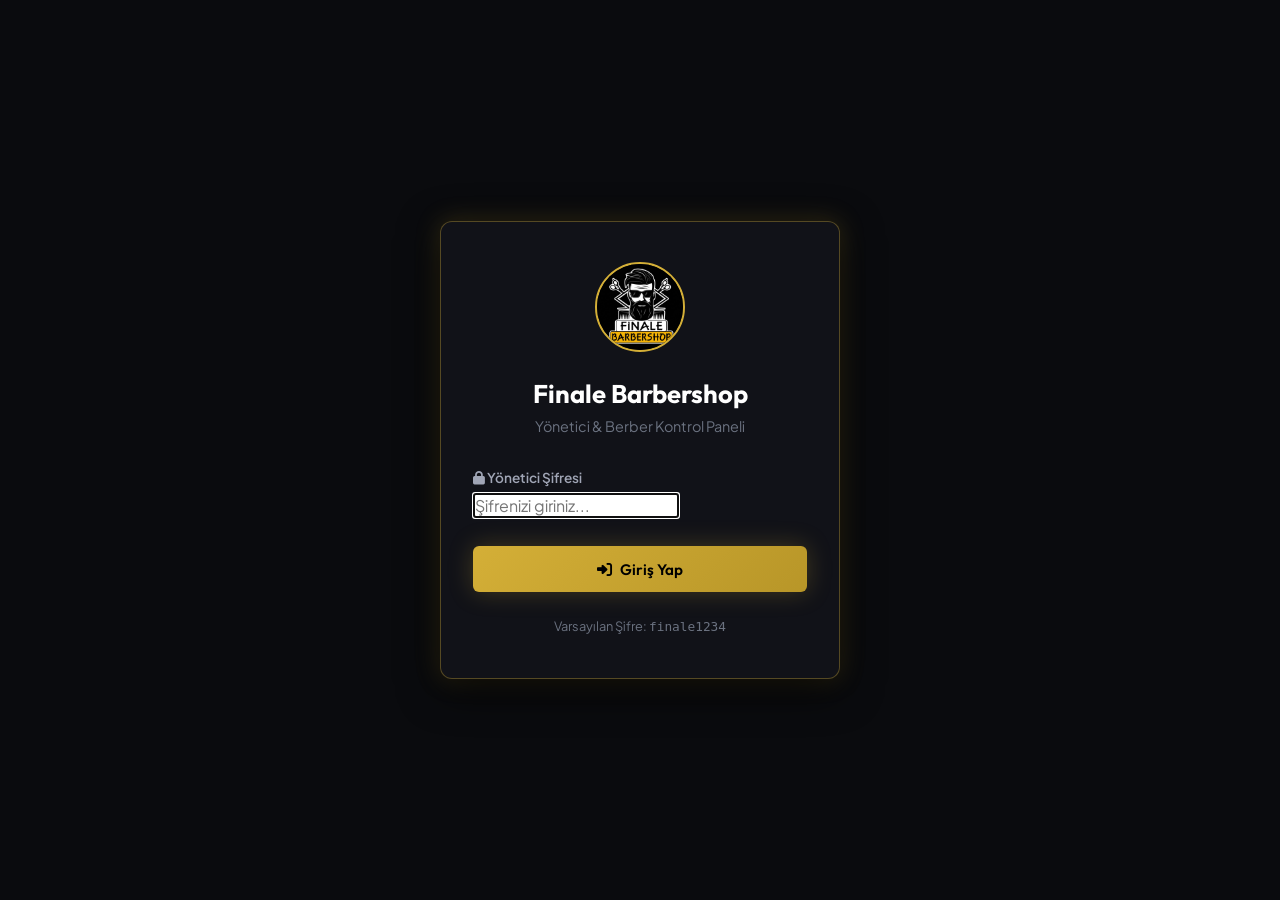
<file: admin.html>
<!DOCTYPE html>
<html lang="tr">
<head>
    <meta charset="UTF-8">
    <meta http-equiv="Cache-Control" content="no-cache, no-store, must-revalidate">
    <meta http-equiv="Pragma" content="no-cache">
    <meta http-equiv="Expires" content="0">
    <meta name="viewport" content="width=device-width, initial-scale=1.0">
    <meta name="theme-color" content="#0a0b0e">
    <title>Finale Barbershop | Y&ouml;netici ve Berber Paneli</title>
    
    <!-- Google Fonts -->
    <link rel="preconnect" href="https://fonts.googleapis.com">
    <link rel="preconnect" href="https://fonts.gstatic.com" crossorigin>
    <link href="https://fonts.googleapis.com/css2?family=Outfit:wght@300;400;500;600;700;800;900&family=Plus+Jakarta+Sans:wght@300;400;500;600;700&display=swap" rel="stylesheet">
    
    <!-- FontAwesome Icons -->
    <link rel="stylesheet" href="https://cdnjs.cloudflare.com/ajax/libs/font-awesome/6.4.0/css/all.min.css">
    
    <!-- Stylesheet with Cache Buster -->
    <link rel="stylesheet" href="style.css?v=3.0">

    <style>
        .admin-page {
            padding: 7rem 0 4rem 0;
            min-height: 100vh;
        }

        /* Login Screen */
        .login-screen {
            position: fixed;
            inset: 0;
            background: #0a0b0e;
            display: flex;
            align-items: center;
            justify-content: center;
            z-index: 10000;
            padding: 1.5rem;
        }

        .login-card {
            background: rgba(18, 20, 26, 0.95);
            border: 1px solid var(--border-gold);
            border-radius: var(--radius-md);
            padding: 2.5rem 2rem;
            max-width: 400px;
            width: 100%;
            text-align: center;
            box-shadow: 0 10px 40px rgba(0,0,0,0.8), var(--shadow-gold);
        }

        .login-logo-img {
            width: 90px;
            height: 90px;
            border-radius: 50%;
            border: 2px solid var(--primary-gold);
            margin-bottom: 1.2rem;
            object-fit: cover;
        }

        .login-title {
            font-size: 1.6rem;
            margin-bottom: 0.3rem;
        }

        .login-subtitle {
            font-size: 0.9rem;
            color: var(--text-muted);
            margin-bottom: 1.8rem;
        }

        .login-form {
            display: flex;
            flex-direction: column;
            gap: 1.2rem;
            text-align: left;
        }

        .login-form label {
            font-size: 0.85rem;
            font-weight: 600;
            color: var(--text-secondary);
            margin-bottom: 0.3rem;
            display: block;
        }

        .btn-login {
            width: 100%;
            padding: 0.85rem;
            margin-top: 0.5rem;
        }

        .login-error {
            background: rgba(239, 68, 68, 0.15);
            border: 1px solid rgba(239, 68, 68, 0.4);
            color: #fca5a5;
            padding: 0.6rem;
            border-radius: var(--radius-sm);
            font-size: 0.85rem;
            display: none;
        }

        .login-error.show {
            display: block;
        }

        /* Admin Management Top Bar */
        .salon-management-card {
            padding: 1.5rem 2rem;
            margin-bottom: 2rem;
            display: flex;
            align-items: center;
            justify-content: space-between;
            flex-wrap: wrap;
            gap: 1.5rem;
            border: 1px solid var(--border-gold);
        }

        .status-toggle-wrapper {
            display: flex;
            align-items: center;
            gap: 1rem;
        }

        .status-switch-btn {
            display: inline-flex;
            align-items: center;
            gap: 0.6rem;
            padding: 0.7rem 1.4rem;
            border-radius: var(--radius-full);
            font-family: var(--font-heading);
            font-weight: 700;
            font-size: 0.95rem;
            cursor: pointer;
            border: none;
            transition: var(--transition);
        }

        .status-switch-btn.open {
            background: rgba(16, 185, 129, 0.2);
            border: 1px solid var(--status-open);
            color: #34d399;
        }

        .status-switch-btn.open:hover {
            background: var(--status-open);
            color: #000;
        }

        .status-switch-btn.closed {
            background: rgba(239, 68, 68, 0.2);
            border: 1px solid var(--status-closed);
            color: #f87171;
        }

        .status-switch-btn.closed:hover {
            background: var(--status-closed);
            color: #fff;
        }

        .hours-config-box {
            display: flex;
            align-items: center;
            gap: 0.8rem;
            flex-wrap: wrap;
        }

        .hours-config-box select {
            background: rgba(255, 255, 255, 0.05);
            border: 1px solid var(--border-light);
            color: #fff;
            padding: 0.45rem 0.8rem;
            border-radius: var(--radius-sm);
            font-size: 0.9rem;
            outline: none;
        }

        .hours-config-box select option {
            background: #12141a;
        }

        /* Stats Grid */
        .admin-stats-grid {
            display: grid;
            grid-template-columns: repeat(auto-fit, minmax(200px, 1fr));
            gap: 1.2rem;
            margin-bottom: 2rem;
        }

        .admin-stat-card {
            padding: 1.5rem;
            display: flex;
            align-items: center;
            gap: 1rem;
        }

        .admin-stat-icon {
            font-size: 1.8rem;
            color: var(--primary-gold);
            width: 50px; height: 50px;
            background: rgba(212, 175, 55, 0.1);
            display: flex; align-items: center; justify-content: center;
            border-radius: var(--radius-sm);
            flex-shrink: 0;
        }

        .admin-stat-info h3 {
            font-size: 1.8rem;
            font-weight: 800;
        }

        .admin-stat-info p {
            font-size: 0.85rem;
            color: var(--text-muted);
        }

        .admin-controls-bar {
            padding: 1.5rem;
            margin-bottom: 1.8rem;
            display: flex;
            flex-wrap: wrap;
            gap: 1rem;
            align-items: center;
            justify-content: space-between;
        }

        .filter-group {
            display: flex;
            flex-wrap: wrap;
            gap: 0.8rem;
            align-items: center;
            flex: 1;
        }

        .filter-input {
            max-width: 240px;
        }

        /* Table */
        .admin-table-container {
            overflow-x: auto;
            border-radius: var(--radius-md);
            border: 1px solid var(--border-light);
            background: var(--bg-card);
        }

        .admin-table {
            width: 100%;
            border-collapse: collapse;
            text-align: left;
            font-size: 0.92rem;
        }

        .admin-table th, .admin-table td {
            padding: 1rem 1.2rem;
            border-bottom: 1px solid var(--border-light);
        }

        .admin-table th {
            background: rgba(255, 255, 255, 0.02);
            color: var(--text-secondary);
            font-weight: 700;
            font-size: 0.85rem;
            text-transform: uppercase;
            letter-spacing: 0.5px;
        }

        .admin-table tbody tr:hover {
            background: rgba(212, 175, 55, 0.03);
        }

        .code-pill {
            font-family: var(--font-heading);
            font-weight: 800;
            color: var(--primary-gold);
            background: rgba(212, 175, 55, 0.12);
            padding: 0.25rem 0.6rem;
            border-radius: var(--radius-sm);
            border: 1px solid var(--border-gold);
            display: inline-block;
            letter-spacing: 1px;
        }

        .barber-badge {
            display: inline-flex;
            align-items: center;
            gap: 0.4rem;
            padding: 0.25rem 0.6rem;
            border-radius: var(--radius-full);
            font-size: 0.8rem;
            font-weight: 700;
        }

        .barber-badge.bahattin {
            background: rgba(212, 175, 55, 0.15);
            color: var(--primary-gold);
            border: 1px solid var(--border-gold);
        }

        .barber-badge.team {
            background: rgba(59, 130, 246, 0.15);
            color: #60a5fa;
            border: 1px solid rgba(59, 130, 246, 0.3);
        }

        .status-badge {
            display: inline-block;
            padding: 0.25rem 0.6rem;
            border-radius: var(--radius-full);
            font-size: 0.78rem;
            font-weight: 700;
        }

        .status-badge.offen {
            background: rgba(245, 158, 11, 0.15);
            color: #fbbf24;
            border: 1px solid rgba(245, 158, 11, 0.3);
        }

        .status-badge.onaylandi {
            background: rgba(16, 185, 129, 0.15);
            color: #34d399;
            border: 1px solid rgba(16, 185, 129, 0.3);
        }

        .status-badge.iptal {
            background: rgba(239, 68, 68, 0.15);
            color: #f87171;
            border: 1px solid rgba(239, 68, 68, 0.3);
        }

        .action-btns {
            display: flex;
            gap: 0.4rem;
        }

        .btn-action {
            width: 32px; height: 32px;
            border-radius: var(--radius-sm);
            border: 1px solid var(--border-light);
            background: rgba(255, 255, 255, 0.03);
            color: #fff;
            cursor: pointer;
            display: flex;
            align-items: center;
            justify-content: center;
            transition: var(--transition);
        }

        .btn-action:hover {
            transform: scale(1.1);
        }

        .btn-action.confirm:hover {
            border-color: var(--status-open);
            background: rgba(16, 185, 129, 0.2);
            color: #10b981;
        }

        .btn-action.cancel:hover {
            border-color: #f59e0b;
            background: rgba(245, 158, 11, 0.2);
            color: #f59e0b;
        }

        .btn-action.delete:hover {
            border-color: var(--status-closed);
            background: rgba(239, 68, 68, 0.2);
            color: #ef4444;
        }

        .sync-badge {
            display: inline-flex;
            align-items: center;
            gap: 0.5rem;
            font-size: 0.82rem;
            color: var(--status-open);
            background: rgba(16, 185, 129, 0.1);
            padding: 0.3rem 0.8rem;
            border-radius: var(--radius-full);
            border: 1px solid rgba(16, 185, 129, 0.3);
        }

        .sync-dot {
            width: 8px; height: 8px;
            border-radius: 50%;
            background: #10b981;
            box-shadow: 0 0 8px #10b981;
            animation: pulseDot 2s infinite;
        }
    </style>
</head>
<body>

    <!-- LOGIN OVERLAY -->
    <div id="loginScreen" class="login-screen">
        <div class="login-card">
            <img src="logo.png" alt="Finale Barbershop" class="login-logo-img">
            <h2 class="login-title">Finale Barbershop</h2>
            <p class="login-subtitle">Y&ouml;netici &amp; Berber Kontrol Paneli</p>
            
            <form id="loginForm" class="login-form" onsubmit="handleLogin(event)">
                <div class="login-error" id="loginError">
                    <i class="fa-solid fa-circle-exclamation"></i> Hatal&#305; &#351;ifre girdiniz!
                </div>
                <div>
                    <label for="adminPass"><i class="fa-solid fa-lock"></i> Y&ouml;netici &#350;ifresi</label>
                    <input type="password" id="adminPass" class="form-control" placeholder="&#350;ifrenizi giriniz..." required autofocus>
                </div>
                <button type="submit" class="btn btn-primary btn-login">
                    <i class="fa-solid fa-right-to-bracket"></i> Giri&#351; Yap
                </button>
            </form>
            <p style="font-size: 0.8rem; color: var(--text-muted); margin-top: 1.5rem;">Varsay&#305;lan &#350;ifre: <code>finale1234</code></p>
        </div>
    </div>

    <!-- MAIN ADMIN INTERFACE -->
    <div id="adminApp" style="display: none;">
        <!-- Header -->
        <header class="site-header">
            <nav class="navbar">
                <div class="logo">
                    <img src="logo.png" alt="Finale Barbershop" class="site-logo-img">
                    <span class="logo-text">FINALE <span class="logo-sub">Y&Ouml;NET&#304;C&#304; PANEL&#304;</span></span>
                </div>
                <div class="nav-actions">
                    <span class="sync-badge">
                        <span class="sync-dot"></span> Canl&#305; Bulut Senkronizasyonu
                    </span>
                    <a href="index.html" class="btn btn-outline btn-sm" target="_blank">
                        <i class="fa-solid fa-globe"></i> Web Sitesini A&ccedil;
                    </a>
                    <button onclick="handleLogout()" class="btn btn-outline btn-sm">
                        <i class="fa-solid fa-arrow-right-from-bracket"></i> &Ccedil;&#305;k&#305;&#351; Yap
                    </button>
                </div>
            </nav>
        </header>

        <main class="admin-page">
            <div class="container">

                <!-- SALON STATUS & WORKING HOURS MANAGEMENT -->
                <div class="salon-management-card glass-panel">
                    <div class="status-toggle-wrapper">
                        <div>
                            <h4 style="font-size: 1.1rem; margin-bottom: 0.2rem;"><i class="fa-solid fa-store"></i> Salon &Ccedil;al&#305;&#351;ma Durumu</h4>
                            <p style="font-size: 0.85rem; color: var(--text-muted);">Sitedeki online randevu al&#305;m&#305;n&#305; a&ccedil;&#305;p kapat&#305;n.</p>
                        </div>
                        <button id="salonToggleBtn" class="status-switch-btn open" onclick="toggleSalonState()">
                            <i class="fa-solid fa-circle-check" id="salonToggleIcon"></i>
                            <span id="salonToggleText">SALON A&Ccedil;IK (Randevu Al&#305;nabilir)</span>
                        </button>
                    </div>

                    <div class="hours-config-box">
                        <label style="font-size: 0.9rem; font-weight: 600; color: var(--text-secondary);">
                            <i class="fa-regular fa-clock" style="color: var(--primary-gold);"></i> &Ccedil;al&#305;&#351;ma Saatleri:
                        </label>
                        <select id="openHourSelect">
                            <option value="08:00">08:00</option>
                            <option value="09:00" selected>09:00</option>
                            <option value="10:00">10:00</option>
                        </select>
                        <span>&ndash;</span>
                        <select id="closeHourSelect">
                            <option value="18:00">18:00</option>
                            <option value="19:00" selected>19:00</option>
                            <option value="20:00">20:00</option>
                            <option value="21:00">21:00</option>
                        </select>
                        <button class="btn btn-primary btn-sm" onclick="saveHoursSettings()">
                            <i class="fa-solid fa-floppy-disk"></i> Saatleri Kaydet
                        </button>
                    </div>
                </div>

                <!-- Statistics Cards -->
                <div class="admin-stats-grid">
                    <div class="admin-stat-card glass-panel">
                        <div class="admin-stat-icon"><i class="fa-solid fa-calendar-check"></i></div>
                        <div class="admin-stat-info">
                            <h3 id="statTotal">0</h3>
                            <p>Toplam Randevu</p>
                        </div>
                    </div>
                    <div class="admin-stat-card glass-panel">
                        <div class="admin-stat-icon" style="color: #fbbf24; background: rgba(245, 158, 11, 0.1);"><i class="fa-solid fa-clock"></i></div>
                        <div class="admin-stat-info">
                            <h3 id="statPending">0</h3>
                            <p>Onay Bekleyen</p>
                        </div>
                    </div>
                    <div class="admin-stat-card glass-panel">
                        <div class="admin-stat-icon" style="color: #34d399; background: rgba(16, 185, 129, 0.1);"><i class="fa-solid fa-circle-check"></i></div>
                        <div class="admin-stat-info">
                            <h3 id="statConfirmed">0</h3>
                            <p>Onaylanan Randevu</p>
                        </div>
                    </div>
                    <div class="admin-stat-card glass-panel">
                        <div class="admin-stat-icon" style="color: var(--primary-gold);"><i class="fa-solid fa-scissors"></i></div>
                        <div class="admin-stat-info">
                            <h3 id="statBahattin">0</h3>
                            <p>Bahattin Randevular&#305;</p>
                        </div>
                    </div>
                </div>

                <!-- Controls & Filters -->
                <div class="admin-controls-bar glass-panel">
                    <div class="filter-group">
                        <input type="text" id="searchInput" class="form-control filter-input" placeholder="M&uuml;&#351;teri, Kod, Tel Ara..." oninput="filterAppointments()">
                        <select id="barberFilter" class="form-control filter-input" onchange="filterAppointments()">
                            <option value="all">T&uuml;m Berberler</option>
                            <option value="Bahattin">Bahattin</option>
                            <option value="Finale Barber Team">Finale Ekibi</option>
                        </select>
                        <select id="statusFilter" class="form-control filter-input" onchange="filterAppointments()">
                            <option value="all">T&uuml;m Durumlar</option>
                            <option value="Offen">Bekleyen (Offen)</option>
                            <option value="Onayland&#305;">Onayland&#305;</option>
                            <option value="&#304;ptal Edildi">&#304;ptal Edildi</option>
                        </select>
                    </div>
                    <div style="display: flex; gap: 0.6rem;">
                        <button class="btn btn-outline btn-sm" onclick="syncAllFromCloud(true)">
                            <i class="fa-solid fa-rotate"></i> Yenile
                        </button>
                    </div>
                </div>

                <!-- Appointments Table -->
                <div class="admin-table-container">
                    <table class="admin-table">
                        <thead>
                            <tr>
                                <th>Tarih &amp; Saat</th>
                                <th>G&uuml;venlik Kodu</th>
                                <th>Berber</th>
                                <th>M&uuml;&#351;teri Bilgileri</th>
                                <th>E-Mail</th>
                                <th>Hizmet &amp; Not</th>
                                <th>Durum</th>
                                <th>&#304;&#351;lemler</th>
                            </tr>
                        </thead>
                        <tbody id="appointmentsTableBody">
                            <!-- Populated dynamically -->
                        </tbody>
                    </table>
                </div>

            </div>
        </main>
    </div>

    <!-- JavaScript File with Cache Buster -->
    <script src="admin.js?v=3.0"></script>
</body>
</html>
</file>
<file: style.css>
/* ==========================================================================
   DER FINALE BARBERSHOP - LUXURY MODERN STYLESHEET (V9 REBUILT R8 ARCHITECTURE)
   ========================================================================== */

:root {
    --bg-dark: #06070a;
    --bg-card: rgba(12, 13, 16, 0.94);
    --bg-card-hover: rgba(18, 20, 26, 0.98);
    --primary-gold: #d4af37;
    --primary-gold-hover: #b89628;
    --gold-glow: rgba(212, 175, 55, 0.35);
    --text-primary: #ffffff;
    --text-secondary: #a0a5b5;
    --text-muted: #6b7280;
    --border-light: rgba(255, 255, 255, 0.08);
    --border-gold: rgba(212, 175, 55, 0.35);
    --status-open: #10b981;
    --status-closed: #ef4444;
    --font-heading: 'Outfit', sans-serif;
    --font-body: 'Plus Jakarta Sans', sans-serif;
    --radius-sm: 6px;
    --radius-md: 12px;
    --radius-lg: 18px;
    --radius-full: 9999px;
    --transition: all 0.25s cubic-bezier(0.4, 0, 0.2, 1);
    --shadow-card: 0 10px 30px rgba(0, 0, 0, 0.7);
    --shadow-gold: 0 0 25px rgba(212, 175, 55, 0.25);
}

/* Reset & Strict Zero-Overflow */
*, *::before, *::after {
    margin: 0;
    padding: 0;
    box-sizing: border-box !important;
}

html, body {
    overflow-x: hidden !important;
    width: 100% !important;
    max-width: 100vw !important;
    position: relative;
    -webkit-text-size-adjust: 100%;
}

html {
    scroll-behavior: smooth;
    font-size: 16px;
}

body {
    background-color: var(--bg-dark);
    color: var(--text-primary);
    font-family: var(--font-body);
    line-height: 1.6;
    -webkit-font-smoothing: antialiased;
}

section, main, footer, .container, .hero-container {
    max-width: 100% !important;
    overflow-x: hidden !important;
}

h1, h2, h3, h4, h5, h6 {
    font-family: var(--font-heading);
    font-weight: 700;
    line-height: 1.25;
    color: var(--text-primary);
    word-break: break-word;
}

a {
    color: inherit;
    text-decoration: none;
    transition: var(--transition);
}

button, input, select, textarea {
    font-family: inherit;
    max-width: 100%;
    font-size: 16px; /* Prevents iOS auto-zoom */
}

/* Container */
.container {
    width: 100%;
    max-width: 1200px;
    margin: 0 auto;
    padding: 0 1.2rem;
}

/* Glassmorphism Classes */
.glass-panel {
    background: var(--bg-card);
    backdrop-filter: blur(16px);
    -webkit-backdrop-filter: blur(16px);
    border: 1px solid var(--border-light);
    border-radius: var(--radius-md);
    box-shadow: var(--shadow-card);
}

.glass-frame {
    background: rgba(18, 20, 26, 0.5);
    backdrop-filter: blur(12px);
    border: 1px solid var(--border-gold);
    border-radius: var(--radius-md);
    overflow: hidden;
}

.gold-gradient {
    background: linear-gradient(135deg, #fff2b2 0%, #d4af37 50%, #aa8010 100%);
    -webkit-background-clip: text;
    -webkit-text-fill-color: transparent;
}

.gold-text {
    color: var(--primary-gold);
}

/* Badges */
.badge {
    display: inline-flex;
    align-items: center;
    gap: 0.4rem;
    padding: 0.35rem 0.8rem;
    font-size: 0.78rem;
    font-weight: 600;
    border-radius: var(--radius-full);
}

.badge-gold {
    background: rgba(212, 175, 55, 0.15);
    color: var(--primary-gold);
    border: 1px solid var(--border-gold);
}

.badge-glass {
    background: rgba(255, 255, 255, 0.05);
    color: var(--text-secondary);
    border: 1px solid var(--border-light);
}

/* Buttons */
.btn {
    display: inline-flex;
    align-items: center;
    justify-content: center;
    gap: 0.5rem;
    padding: 0.75rem 1.5rem;
    font-family: var(--font-heading);
    font-weight: 600;
    font-size: 0.95rem;
    border-radius: var(--radius-sm);
    cursor: pointer;
    border: none;
    transition: var(--transition);
    text-align: center;
}

.btn-primary {
    background: linear-gradient(135deg, #d4af37 0%, #b89628 100%);
    color: #000;
    box-shadow: var(--shadow-gold);
}

.btn-primary:hover {
    background: linear-gradient(135deg, #e5c14e 0%, #c9a334 100%);
    transform: translateY(-2px);
    box-shadow: 0 0 30px rgba(212, 175, 55, 0.45);
}

.btn-outline {
    background: transparent;
    border: 1px solid var(--border-gold);
    color: var(--text-primary);
}

.btn-outline:hover {
    border-color: var(--primary-gold);
    background: rgba(212, 175, 55, 0.1);
    color: var(--primary-gold);
    transform: translateY(-2px);
}

.btn-instagram {
    background: linear-gradient(45deg, #f09433 0%, #e6683c 25%, #dc2743 50%, #cc2366 75%, #bc1888 100%);
    color: #fff;
}

.btn-instagram:hover {
    transform: translateY(-2px);
    box-shadow: 0 0 25px rgba(220, 39, 67, 0.4);
}

.btn-whatsapp {
    background: #25d366;
    color: #fff;
}

.btn-whatsapp:hover {
    background: #20ba59;
    transform: translateY(-2px);
}

.btn-lg {
    padding: 0.85rem 1.8rem;
    font-size: 1rem;
}

.pulse-glow {
    animation: pulseGlow 2.5s infinite;
}

@keyframes pulseGlow {
    0%, 100% { box-shadow: 0 0 15px rgba(212, 175, 55, 0.3); }
    50% { box-shadow: 0 0 30px rgba(212, 175, 55, 0.6); }
}

/* ==========================================================================
   HEADER / NAVBAR
   ========================================================================== */
.site-header {
    position: fixed;
    top: 0; left: 0; right: 0;
    background: rgba(8, 9, 12, 0.94);
    backdrop-filter: blur(20px);
    -webkit-backdrop-filter: blur(20px);
    border-bottom: 1px solid var(--border-light);
    z-index: 1000;
    width: 100%;
}

.navbar {
    max-width: 1240px;
    margin: 0 auto;
    padding: 0.8rem 1.2rem;
    display: flex;
    align-items: center;
    justify-content: space-between;
}

.logo {
    display: flex;
    align-items: center;
    gap: 0.65rem;
}

.site-logo-img {
    height: 42px;
    width: auto;
    object-fit: contain;
    filter: drop-shadow(0 0 8px rgba(212, 175, 55, 0.4));
    border-radius: 6px;
}

.logo-text {
    font-family: var(--font-heading);
    font-size: 1.15rem;
    font-weight: 800;
    letter-spacing: 0.5px;
}

.logo-sub {
    font-size: 0.7rem;
    color: var(--primary-gold);
    display: block;
    letter-spacing: 1.5px;
}

.nav-menu {
    display: flex;
    align-items: center;
    gap: 2rem;
}

.nav-links {
    display: flex;
    align-items: center;
    gap: 1.5rem;
    list-style: none;
}

.nav-link {
    font-size: 0.92rem;
    font-weight: 500;
    color: var(--text-secondary);
    position: relative;
    padding: 0.3rem 0;
}

.nav-link:hover, .nav-link.active {
    color: var(--primary-gold);
}

.nav-link::after {
    content: '';
    position: absolute;
    bottom: 0; left: 0;
    width: 0; height: 2px;
    background: var(--primary-gold);
    transition: var(--transition);
}

.nav-link:hover::after, .nav-link.active::after {
    width: 100%;
}

.nav-actions {
    display: flex;
    align-items: center;
    gap: 1rem;
}

.lang-selector {
    display: flex;
    align-items: center;
    gap: 0.35rem;
    background: rgba(255, 255, 255, 0.05);
    border: 1px solid var(--border-gold);
    padding: 0.3rem 0.6rem;
    border-radius: var(--radius-sm);
    color: var(--primary-gold);
}

.lang-icon { font-size: 0.85rem; }

.lang-selector select {
    background: transparent;
    border: none;
    color: #fff;
    font-family: var(--font-heading);
    font-weight: 600;
    font-size: 0.85rem;
    cursor: pointer;
    outline: none;
}

.lang-selector select option {
    background-color: #12141a;
    color: #fff;
}

.mobile-toggle {
    display: none;
    background: transparent;
    border: 1px solid var(--border-gold);
    color: var(--primary-gold);
    font-size: 1.2rem;
    padding: 0.45rem 0.75rem;
    border-radius: var(--radius-sm);
    cursor: pointer;
}

/* ==========================================================================
   HERO SECTION
   ========================================================================== */
.hero-section {
    position: relative;
    min-height: 85vh;
    padding-top: 6.5rem;
    padding-bottom: 4rem;
    display: flex;
    align-items: center;
    justify-content: center;
    background: radial-gradient(circle at 50% 25%, rgba(212, 175, 55, 0.14) 0%, rgba(10, 11, 14, 0.96) 65%, var(--bg-dark) 100%);
}

.hero-bg-overlay {
    position: absolute;
    top: 0; left: 0; right: 0; bottom: 0;
    background: linear-gradient(180deg, rgba(10, 11, 14, 0.2) 0%, rgba(10, 11, 14, 0.85) 80%, var(--bg-dark) 100%);
    z-index: 1;
}

.hero-container {
    position: relative;
    z-index: 2;
    max-width: 900px;
    margin: 0 auto;
    padding: 0 1.2rem;
    width: 100%;
}

.hero-content {
    display: flex;
    flex-direction: column;
    align-items: center;
    text-align: center;
}

.hero-logo-wrapper {
    margin-bottom: 1.2rem;
}

.hero-logo-img {
    width: 130px;
    height: 130px;
    border-radius: 50%;
    object-fit: cover;
    border: 3px solid var(--primary-gold);
    box-shadow: 0 0 35px rgba(212, 175, 55, 0.4);
    animation: floatLogo 4s ease-in-out infinite;
}

@keyframes floatLogo {
    0%, 100% { transform: translateY(0); }
    50% { transform: translateY(-6px); }
}

.hero-badges {
    display: flex;
    flex-wrap: wrap;
    justify-content: center;
    gap: 0.6rem;
    margin-bottom: 1.2rem;
}

.hero-title {
    font-size: 2.8rem;
    font-weight: 800;
    letter-spacing: -0.5px;
    margin-bottom: 1rem;
    line-height: 1.2;
}

.hero-subtitle {
    font-size: 1.05rem;
    color: var(--text-secondary);
    margin-bottom: 1.8rem;
    max-width: 620px;
    line-height: 1.6;
}

.hero-buttons {
    display: flex;
    flex-wrap: wrap;
    justify-content: center;
    gap: 0.8rem;
    margin-bottom: 2.8rem;
    width: 100%;
}

.hero-stats {
    display: grid;
    grid-template-columns: repeat(3, 1fr);
    gap: 1.2rem;
    width: 100%;
    max-width: 800px;
    border-top: 1px solid var(--border-light);
    padding-top: 1.8rem;
}

.stat-item {
    display: flex;
    align-items: center;
    gap: 0.8rem;
    text-align: left;
}

.stat-icon {
    font-size: 1.5rem;
    color: var(--primary-gold);
    background: rgba(212, 175, 55, 0.1);
    width: 44px; height: 44px;
    display: flex; align-items: center; justify-content: center;
    border-radius: var(--radius-sm);
    flex-shrink: 0;
}

.stat-item h4 {
    font-size: 0.95rem;
    font-weight: 700;
    margin-bottom: 0.15rem;
}

.stat-item p {
    font-size: 0.8rem;
    color: var(--text-muted);
}

/* ==========================================================================
   STATUS BAR SECTION
   ========================================================================== */
.status-bar-section {
    margin-top: -1.5rem;
    position: relative;
    z-index: 10;
}

.status-bar-card {
    padding: 1.2rem 1.6rem;
    display: flex;
    align-items: center;
    justify-content: space-between;
    flex-wrap: wrap;
    gap: 1.2rem;
    border: 1px solid var(--border-gold);
}

.status-indicator-box {
    display: flex;
    align-items: center;
    gap: 0.8rem;
}

.status-dot-wrapper {
    position: relative;
    width: 14px; height: 14px;
}

.status-dot {
    width: 12px; height: 12px;
    background-color: var(--status-open);
    border-radius: 50%;
    display: block;
    box-shadow: 0 0 10px var(--status-open);
    animation: pulseDot 2s infinite;
}

.status-dot.closed {
    background-color: var(--status-closed);
    box-shadow: 0 0 10px var(--status-closed);
}

.status-label {
    font-family: var(--font-heading);
    font-size: 1.05rem;
    font-weight: 700;
    display: block;
}

.status-sub {
    font-size: 0.8rem;
    color: var(--text-muted);
}

.hours-quick-summary {
    display: flex;
    gap: 0.6rem;
    flex-wrap: wrap;
}

.hours-chip {
    background: rgba(255, 255, 255, 0.03);
    border: 1px solid var(--border-light);
    padding: 0.35rem 0.7rem;
    border-radius: var(--radius-sm);
    font-size: 0.8rem;
}

.hours-chip.closed {
    border-color: rgba(239, 68, 68, 0.3);
    color: #ef4444;
}

.day-name {
    font-weight: 700;
    color: var(--primary-gold);
    margin-right: 0.25rem;
}

.hours-chip.closed .day-name {
    color: #ef4444;
}

/* ==========================================================================
   ABOUT SECTION
   ========================================================================== */
.about-section {
    padding: 5rem 0;
}

.about-card {
    padding: 3rem 2.5rem;
}

.features-grid-3 {
    display: grid;
    grid-template-columns: repeat(auto-fit, minmax(260px, 1fr));
    gap: 1.2rem;
    margin-top: 2rem;
}

.feature-card {
    display: flex;
    align-items: flex-start;
    gap: 1rem;
    background: rgba(255, 255, 255, 0.02);
    padding: 1.3rem;
    border-radius: var(--radius-sm);
    border: 1px solid var(--border-light);
    transition: var(--transition);
}

.feature-card:hover {
    border-color: var(--primary-gold);
    transform: translateY(-3px);
    background: rgba(212, 175, 55, 0.04);
}

.feature-icon {
    font-size: 1.4rem;
    color: var(--primary-gold);
    background: rgba(212, 175, 55, 0.1);
    width: 48px; height: 48px;
    display: flex; align-items: center; justify-content: center;
    border-radius: var(--radius-sm);
    flex-shrink: 0;
}

.feature-info h3 {
    font-size: 1.05rem;
    margin-bottom: 0.25rem;
}

.feature-info p {
    font-size: 0.85rem;
    color: var(--text-muted);
}

/* ==========================================================================
   SERVICES & PRICING
   ========================================================================== */
.services-section {
    padding: 5rem 0;
}

.section-header {
    margin-bottom: 2.8rem;
}

.section-tag {
    font-family: var(--font-heading);
    font-size: 0.8rem;
    font-weight: 800;
    color: var(--primary-gold);
    letter-spacing: 1.5px;
    margin-bottom: 0.4rem;
}

.section-title {
    font-size: 2.2rem;
    margin-bottom: 0.6rem;
}

.section-subtitle {
    color: var(--text-secondary);
    max-width: 580px;
    margin: 0 auto;
    font-size: 0.95rem;
}

.services-cards-grid {
    display: grid;
    grid-template-columns: repeat(auto-fit, minmax(260px, 1fr));
    gap: 1.5rem;
    margin-bottom: 3rem;
}

.service-card {
    padding: 1.8rem 1.5rem;
    position: relative;
    display: flex;
    flex-direction: column;
    transition: var(--transition);
    cursor: pointer;
}

.service-card:hover {
    transform: translateY(-6px);
    border-color: var(--primary-gold);
    box-shadow: var(--shadow-gold);
}

.service-badge {
    position: absolute;
    top: 1rem;
    right: 1rem;
    background: rgba(255, 255, 255, 0.1);
    color: #fff;
    font-size: 0.68rem;
    font-weight: 800;
    padding: 0.2rem 0.6rem;
    border-radius: var(--radius-full);
    text-transform: uppercase;
}

.service-badge.gold {
    background: var(--primary-gold);
    color: #000;
}

.service-icon {
    font-size: 2rem;
    color: var(--primary-gold);
    margin-bottom: 1rem;
}

.service-name {
    font-size: 1.25rem;
    margin-bottom: 0.5rem;
}

.service-desc {
    font-size: 0.88rem;
    color: var(--text-muted);
    margin-bottom: 1.5rem;
    flex-grow: 1;
}

.service-footer {
    display: flex;
    align-items: center;
    justify-content: space-between;
    padding-top: 1rem;
    border-top: 1px solid var(--border-light);
}

.service-price {
    font-family: var(--font-heading);
    font-size: 1.5rem;
    font-weight: 800;
    color: var(--primary-gold);
}

.price-list-container {
    padding: 2rem;
}

.price-table-title {
    font-size: 1.35rem;
    margin-bottom: 1.5rem;
    display: flex;
    align-items: center;
    gap: 0.6rem;
    color: var(--primary-gold);
}

.price-items-grid {
    display: grid;
    grid-template-columns: repeat(auto-fit, minmax(280px, 1fr));
    gap: 1rem;
}

.price-item {
    display: flex;
    align-items: center;
    justify-content: space-between;
    padding: 0.9rem 1.1rem;
    background: rgba(255, 255, 255, 0.02);
    border: 1px solid var(--border-light);
    border-radius: var(--radius-sm);
    transition: var(--transition);
}

.price-item:hover {
    border-color: var(--primary-gold);
    background: rgba(212, 175, 55, 0.05);
    transform: translateX(3px);
}

.price-title {
    display: block;
    font-weight: 700;
    font-size: 0.98rem;
}

.price-sub {
    display: block;
    font-size: 0.78rem;
    color: var(--text-muted);
}

.price-tag {
    font-family: var(--font-heading);
    font-size: 1.25rem;
    font-weight: 800;
    color: var(--primary-gold);
    margin-left: 0.8rem;
    white-space: nowrap;
}

/* ==========================================================================
   ATELIER R8 LUXURY APPOINTMENT SECTION (V10 PHONE-FIRST PERFECT)
   ========================================================================== */
.booking-atelier-section {
    padding: 3rem 0;
    width: 100%;
    overflow-x: hidden !important;
}

.booking-atelier-card {
    background: #08090d;
    border: 1px solid var(--border-gold);
    border-radius: var(--radius-md);
    padding: 1.5rem 1rem;
    width: 100% !important;
    box-sizing: border-box !important;
    box-shadow: 0 15px 45px rgba(0, 0, 0, 0.85), 0 0 35px rgba(212, 175, 55, 0.15);
    overflow: hidden !important;
}

.atelier-header {
    margin-bottom: 1.8rem;
}

.atelier-title {
    font-size: 1.85rem;
    font-weight: 800;
    color: #fff;
    margin-bottom: 0.3rem;
}

.atelier-sub {
    font-size: 0.88rem;
    color: var(--text-secondary);
}

.atelier-wizard-form {
    display: flex;
    flex-direction: column;
    gap: 1.4rem;
    width: 100%;
}

.atelier-step-box {
    display: flex;
    flex-direction: column;
    gap: 0.7rem;
    width: 100%;
}

.step-badge-row {
    display: flex;
    align-items: center;
    gap: 0.6rem;
}

.step-circle-num {
    width: 24px;
    height: 24px;
    background: var(--primary-gold);
    color: #000;
    border-radius: 50%;
    display: inline-flex;
    align-items: center;
    justify-content: center;
    font-size: 0.75rem;
    font-weight: 900;
    flex-shrink: 0;
}

.step-badge-row h3 {
    font-size: 1rem;
    font-weight: 700;
    color: #fff;
}

/* Step 1: Barber Flow List (100% Vertical Flat Touch Cards) */
.barbers-flow-list {
    display: flex;
    flex-direction: column;
    gap: 0.6rem;
    width: 100%;
}

.barber-touch-card {
    background: rgba(255, 255, 255, 0.03);
    border: 1px solid var(--border-light);
    border-radius: var(--radius-sm);
    padding: 0.9rem 1rem;
    display: flex;
    align-items: center;
    gap: 0.9rem;
    cursor: pointer;
    transition: var(--transition);
    user-select: none;
    width: 100%;
    position: relative;
}

.barber-touch-card:hover {
    border-color: var(--primary-gold);
    background: rgba(212, 175, 55, 0.06);
}

.barber-touch-card.selected {
    background: rgba(212, 175, 55, 0.12);
    border: 1.5px solid var(--primary-gold);
    box-shadow: 0 0 15px rgba(212, 175, 55, 0.25);
}

.barber-avatar-circ {
    width: 42px;
    height: 42px;
    border-radius: 50%;
    background: rgba(212, 175, 55, 0.15);
    border: 1px solid var(--primary-gold);
    color: var(--primary-gold);
    display: flex;
    align-items: center;
    justify-content: center;
    font-size: 1.2rem;
    flex-shrink: 0;
}

.barber-meta-block {
    flex: 1;
    min-width: 0;
}

.barber-title-txt {
    font-family: var(--font-heading);
    font-size: 1.1rem;
    font-weight: 700;
    color: #fff;
}

.barber-role-txt {
    font-size: 0.75rem;
    color: var(--text-muted);
    margin-bottom: 0.2rem;
}

.barber-live-pill {
    display: inline-flex;
    align-items: center;
    gap: 0.35rem;
    font-size: 0.65rem;
    color: var(--status-open);
    font-weight: 700;
    text-transform: uppercase;
}

.barber-live-pill i {
    font-size: 0.5rem;
}

.barber-check-circ {
    width: 22px;
    height: 22px;
    border-radius: 50%;
    border: 1.5px solid var(--border-light);
    color: transparent;
    display: flex;
    align-items: center;
    justify-content: center;
    font-size: 0.75rem;
    transition: var(--transition);
    flex-shrink: 0;
}

.barber-touch-card.selected .barber-check-circ {
    background: var(--primary-gold);
    border-color: var(--primary-gold);
    color: #000;
}

/* Step 2: Interactive Service Tiles Flow */
.service-tiles-flow {
    display: flex;
    flex-direction: column;
    gap: 0.55rem;
    width: 100%;
    max-height: 230px;
    overflow-y: auto;
    padding-right: 0.2rem;
}

.service-tile-item {
    cursor: pointer;
    width: 100%;
    display: block;
}

.service-tile-item input[type="radio"] {
    display: none;
}

.tile-inner-box {
    background: rgba(255, 255, 255, 0.03);
    border: 1px solid var(--border-light);
    border-radius: var(--radius-sm);
    padding: 0.75rem 0.9rem;
    display: flex;
    flex-direction: column;
    gap: 0.3rem;
    transition: var(--transition);
    width: 100%;
}

.tile-inner-box:hover {
    border-color: var(--primary-gold);
    background: rgba(212, 175, 55, 0.06);
}

.service-tile-item input[type="radio"]:checked + .tile-inner-box {
    background: rgba(212, 175, 55, 0.12);
    border: 1.5px solid var(--primary-gold);
    box-shadow: 0 0 12px rgba(212, 175, 55, 0.2);
}

.tile-top-row {
    display: flex;
    align-items: center;
    justify-content: space-between;
    gap: 0.5rem;
}

.tile-name {
    font-size: 0.9rem;
    font-weight: 700;
    color: #fff;
}

.tile-price {
    font-family: var(--font-heading);
    font-size: 1.1rem;
    font-weight: 800;
    color: var(--primary-gold);
    white-space: nowrap;
}

.tile-badge-tag {
    align-self: flex-start;
    font-size: 0.62rem;
    font-weight: 800;
    padding: 0.15rem 0.45rem;
    border-radius: 3px;
    background: rgba(255, 255, 255, 0.1);
    color: #fff;
}

.tile-badge-tag.gold {
    background: var(--primary-gold);
    color: #000;
}

/* Step 3: Date Input */
.input-date-wrap {
    width: 100%;
}

.atelier-control {
    width: 100% !important;
    background: rgba(14, 16, 22, 0.95);
    border: 1px solid var(--border-light);
    border-radius: var(--radius-sm);
    padding: 0.85rem 1rem;
    color: #fff;
    font-size: 16px;
    outline: none;
    transition: var(--transition);
    -webkit-appearance: none;
    appearance: none;
}

.atelier-control:focus {
    border-color: var(--primary-gold);
    box-shadow: 0 0 15px rgba(212, 175, 55, 0.2);
}

.atelier-hint {
    font-size: 0.75rem;
    color: var(--text-muted);
    margin-top: 0.3rem;
    display: block;
}

/* Step 4: Time Slots Grid */
.slots-pill-grid {
    display: grid;
    grid-template-columns: repeat(4, 1fr);
    gap: 0.45rem;
    max-height: 190px;
    overflow-y: auto;
    padding-right: 0.2rem;
    width: 100%;
}

.slot-pill-btn {
    background: rgba(255, 255, 255, 0.03);
    border: 1px solid var(--border-light);
    border-radius: var(--radius-sm);
    padding: 0.5rem 0.1rem;
    color: #fff;
    cursor: pointer;
    display: flex;
    flex-direction: column;
    align-items: center;
    transition: var(--transition);
    touch-action: manipulation;
}

.slot-pill-btn span {
    font-family: var(--font-heading);
    font-size: 0.88rem;
    font-weight: 700;
}

.slot-pill-btn small {
    font-size: 0.62rem;
    color: var(--status-open);
}

.slot-pill-btn:hover:not(:disabled) {
    border-color: var(--primary-gold);
    background: rgba(212, 175, 55, 0.12);
}

.slot-pill-btn.selected {
    background: var(--primary-gold) !important;
    color: #000 !important;
    border-color: var(--primary-gold) !important;
    box-shadow: 0 0 15px rgba(212, 175, 55, 0.5);
}

.slot-pill-btn.selected small {
    color: #000 !important;
    font-weight: 700;
}

.slot-pill-btn:disabled, .slot-pill-btn.booked, .slot-pill-btn.past {
    opacity: 0.3;
    cursor: not-allowed;
    border-color: transparent;
    background: rgba(255, 255, 255, 0.02);
}

.slot-pill-btn.booked small, .slot-pill-btn.past small {
    color: var(--status-closed);
}

.slots-empty-notice {
    grid-column: 1 / -1;
    text-align: center;
    padding: 1.5rem 1rem;
    color: var(--text-muted);
    font-size: 0.85rem;
}

.slots-empty-notice i {
    font-size: 1.8rem;
    color: var(--primary-gold);
    margin-bottom: 0.4rem;
    display: block;
}

/* Step 5: Contact Inputs Stream */
.atelier-inputs-stream {
    display: flex;
    flex-direction: column;
    gap: 0.6rem;
    width: 100%;
}

.atelier-input-group {
    position: relative;
    display: flex;
    align-items: center;
    width: 100%;
}

.atelier-input-group i {
    position: absolute;
    left: 1rem;
    color: var(--primary-gold);
    font-size: 0.95rem;
    pointer-events: none;
}

.atelier-input-group input {
    width: 100% !important;
    padding-left: 2.7rem !important;
    background: rgba(14, 16, 22, 0.95);
    border: 1px solid var(--border-light);
    border-radius: var(--radius-sm);
    padding-top: 0.85rem;
    padding-bottom: 0.85rem;
    padding-right: 1rem;
    color: #fff;
    font-size: 16px;
    outline: none;
    transition: var(--transition);
}

.atelier-input-group input:focus {
    border-color: var(--primary-gold);
    box-shadow: 0 0 15px rgba(212, 175, 55, 0.2);
}

/* Submit Button */
.atelier-submit-btn {
    width: 100%;
    background: linear-gradient(135deg, #d4af37 0%, #b89628 100%);
    color: #000;
    font-family: var(--font-heading);
    font-weight: 800;
    font-size: 1.05rem;
    padding: 1.1rem 1.5rem;
    border: none;
    border-radius: var(--radius-sm);
    cursor: pointer;
    display: flex;
    align-items: center;
    justify-content: center;
    gap: 0.6rem;
    margin-top: 0.5rem;
    transition: var(--transition);
}

.atelier-submit-btn:hover {
    background: linear-gradient(135deg, #e5c14e 0%, #c9a334 100%);
    transform: translateY(-2px);
    box-shadow: 0 0 25px rgba(212, 175, 55, 0.5);
}

.atelier-closed-alert {
    background: rgba(239, 68, 68, 0.15);
    border: 1px solid rgba(239, 68, 68, 0.4);
    color: #fca5a5;
    padding: 0.85rem 1rem;
    border-radius: var(--radius-sm);
    display: flex;
    align-items: center;
    gap: 0.8rem;
    margin-bottom: 1.2rem;
}

.atelier-closed-alert i {
    font-size: 1.5rem;
    color: #ef4444;
}

.atelier-closed-alert strong {
    font-size: 0.95rem;
    color: #fff;
    display: block;
}

.atelier-closed-alert p {
    font-size: 0.8rem;
    margin: 0;
}

/* ==========================================================================
   GOOGLE REVIEW SECTION
   ========================================================================== */
.review-invite-section {
    padding: 4rem 0 2rem 0;
}

.review-card {
    padding: 3rem 1.8rem;
    border-radius: var(--radius-lg);
    border: 1px solid var(--border-gold);
    background: radial-gradient(circle at 50% 0%, rgba(212, 175, 55, 0.16) 0%, rgba(18, 20, 26, 0.9) 100%);
    box-shadow: 0 20px 50px rgba(0,0,0,0.6), var(--shadow-gold);
}

.review-stars {
    font-size: 2rem;
    color: #fbbf24;
    display: flex;
    justify-content: center;
    gap: 0.5rem;
    margin-bottom: 1rem;
    filter: drop-shadow(0 0 10px rgba(251, 191, 36, 0.6));
}

.review-title {
    font-size: 2rem;
    font-weight: 800;
    margin-bottom: 0.6rem;
}

.review-desc {
    font-size: 1rem;
    color: var(--text-secondary);
    max-width: 640px;
    margin: 0 auto 1.8rem auto;
}

.review-actions {
    display: flex;
    flex-wrap: wrap;
    justify-content: center;
    gap: 1rem;
}

/* ==========================================================================
   CONTACT SECTION
   ========================================================================== */
.contact-section {
    padding: 5rem 0;
}

.contact-grid {
    display: grid;
    grid-template-columns: 1fr 1fr;
    gap: 2rem;
}

.contact-info-card {
    padding: 2.5rem 2rem;
}

.contact-title {
    font-size: 1.8rem;
    margin-bottom: 1.8rem;
}

.contact-details {
    display: flex;
    flex-direction: column;
    gap: 1.3rem;
    margin-bottom: 2rem;
}

.detail-row {
    display: flex;
    gap: 1rem;
    align-items: flex-start;
}

.detail-icon {
    font-size: 1.2rem;
    color: var(--primary-gold);
    width: 40px; height: 40px;
    background: rgba(212, 175, 55, 0.1);
    display: flex; align-items: center; justify-content: center;
    border-radius: var(--radius-sm);
    flex-shrink: 0;
}

.detail-row h4 {
    font-size: 0.9rem;
    color: var(--text-muted);
    margin-bottom: 0.15rem;
}

.detail-row p {
    font-size: 1rem;
    font-weight: 600;
}

.contact-link:hover {
    color: var(--primary-gold);
}

.contact-quick-buttons {
    display: flex;
    flex-wrap: wrap;
    gap: 0.8rem;
}

.contact-map-wrapper {
    min-height: 380px;
}

/* ==========================================================================
   FOOTER
   ========================================================================== */
.site-footer {
    background: #060709;
    border-top: 1px solid var(--border-light);
    padding: 3.5rem 0 2rem 0;
}

.footer-content {
    display: flex;
    align-items: center;
    justify-content: space-between;
    flex-wrap: wrap;
    gap: 1.8rem;
    padding-bottom: 2.5rem;
    border-bottom: 1px solid var(--border-light);
}

.footer-logo-img {
    height: 40px;
    width: auto;
    object-fit: contain;
    filter: drop-shadow(0 0 6px rgba(212, 175, 55, 0.3));
    border-radius: 4px;
}

.footer-brand p {
    color: var(--text-muted);
    font-size: 0.85rem;
    margin-top: 0.5rem;
    max-width: 340px;
}

.footer-links {
    display: flex;
    gap: 1.5rem;
    flex-wrap: wrap;
}

.footer-links a {
    color: var(--text-secondary);
    font-size: 0.9rem;
}

.footer-links a:hover {
    color: var(--primary-gold);
}

.admin-badge-btn {
    background: rgba(255, 255, 255, 0.03);
    border: 1px solid var(--border-gold);
    color: var(--primary-gold);
    padding: 0.45rem 0.9rem;
    border-radius: var(--radius-sm);
    font-size: 0.82rem;
    display: inline-flex;
    align-items: center;
    gap: 0.45rem;
}

.admin-badge-btn:hover {
    background: rgba(212, 175, 55, 0.15);
}

.footer-bottom {
    padding-top: 1.8rem;
    color: var(--text-muted);
    font-size: 0.82rem;
}

/* ==========================================================================
   MODAL & 6-DIGIT CODE
   ========================================================================== */
.modal-backdrop {
    position: fixed;
    inset: 0;
    background: rgba(0, 0, 0, 0.85);
    backdrop-filter: blur(10px);
    display: none;
    align-items: center;
    justify-content: center;
    z-index: 9999;
    padding: 1rem;
}

.modal-backdrop.active {
    display: flex;
}

.modal-box {
    padding: 2.5rem 2rem;
    max-width: 480px;
    width: 100%;
    border: 1px solid var(--border-gold);
    animation: modalIn 0.3s cubic-bezier(0.4, 0, 0.2, 1);
}

@keyframes modalIn {
    from { opacity: 0; transform: scale(0.92); }
    to { opacity: 1; transform: scale(1); }
}

.modal-icon {
    font-size: 3rem;
    color: var(--status-open);
    margin-bottom: 1rem;
}

.modal-title {
    font-size: 1.6rem;
    margin-bottom: 0.8rem;
}

.auth-code-container {
    background: rgba(212, 175, 55, 0.08);
    border: 1px dashed var(--primary-gold);
    border-radius: var(--radius-md);
    padding: 1rem;
    margin: 1.2rem 0;
}

.auth-code-tag {
    font-size: 0.72rem;
    font-weight: 800;
    letter-spacing: 1.5px;
    color: var(--text-muted);
    display: block;
    margin-bottom: 0.25rem;
}

.auth-code-display {
    font-family: var(--font-heading);
    font-size: 2rem;
    font-weight: 800;
    color: var(--primary-gold);
    letter-spacing: 3px;
}

.auth-code-container small {
    font-size: 0.75rem;
    color: var(--text-secondary);
    display: block;
    margin-top: 0.25rem;
}

.modal-message {
    color: var(--text-secondary);
    margin-bottom: 1.8rem;
    font-size: 0.9rem;
    line-height: 1.6;
}

/* ==========================================================================
   RESPONSIVE RULES (MOBILE OPTIMIZATIONS)
   ========================================================================== */
@media (max-width: 992px) {
    .nav-menu {
        position: fixed;
        top: 65px; left: 0; right: 0;
        background: rgba(10, 11, 14, 0.98);
        backdrop-filter: blur(20px);
        padding: 1.8rem;
        flex-direction: column;
        gap: 1.4rem;
        border-bottom: 1px solid var(--border-light);
        display: none;
    }

    .nav-menu.active {
        display: flex;
    }

    .nav-links {
        flex-direction: column;
        gap: 1.1rem;
        text-align: center;
    }

    .mobile-toggle {
        display: block;
    }

    .hero-title {
        font-size: 2.3rem;
    }

    .hero-stats {
        grid-template-columns: 1fr;
        gap: 0.8rem;
    }

    .contact-grid {
        grid-template-columns: 1fr;
    }
}

/* MOBILE PHONES <= 768px */
@media (max-width: 768px) {
    .container {
        padding: 0 0.8rem !important;
        width: 100% !important;
    }

    .hero-section {
        padding-top: 5.5rem;
        padding-bottom: 3rem;
    }

    .hero-logo-img {
        width: 105px;
        height: 105px;
    }

    .hero-title {
        font-size: 1.9rem;
    }

    .hero-buttons {
        flex-direction: column !important;
        width: 100% !important;
    }

    .hero-buttons .btn {
        width: 100% !important;
    }

    .status-bar-card {
        padding: 1rem;
        flex-direction: column !important;
        align-items: flex-start !important;
    }

    .hours-quick-summary {
        width: 100% !important;
    }

    .about-card, .price-list-container, .contact-info-card {
        padding: 1.4rem 1rem !important;
    }

    .section-title {
        font-size: 1.75rem;
    }

    /* ATELIER MOBILE CARD */
    .booking-atelier-section {
        padding: 2rem 0 !important;
    }

    .booking-atelier-card {
        padding: 1.2rem 0.85rem !important;
        border-radius: var(--radius-sm) !important;
    }

    .atelier-title {
        font-size: 1.55rem;
    }

    .barber-touch-card {
        padding: 0.75rem 0.8rem !important;
    }

    .slots-pill-grid {
        grid-template-columns: repeat(4, 1fr) !important;
        gap: 0.35rem !important;
    }

    .slot-pill-btn {
        padding: 0.45rem 0.1rem !important;
    }

    .slot-pill-btn span {
        font-size: 0.82rem !important;
    }

    .slot-pill-btn small {
        font-size: 0.58rem !important;
    }

    .footer-content {
        flex-direction: column !important;
        text-align: center !important;
    }

    .footer-links {
        justify-content: center !important;
    }
}

/* SMALL PHONES <= 380px */
@media (max-width: 380px) {
    .slots-pill-grid {
        grid-template-columns: repeat(3, 1fr) !important;
    }
}
</file>
